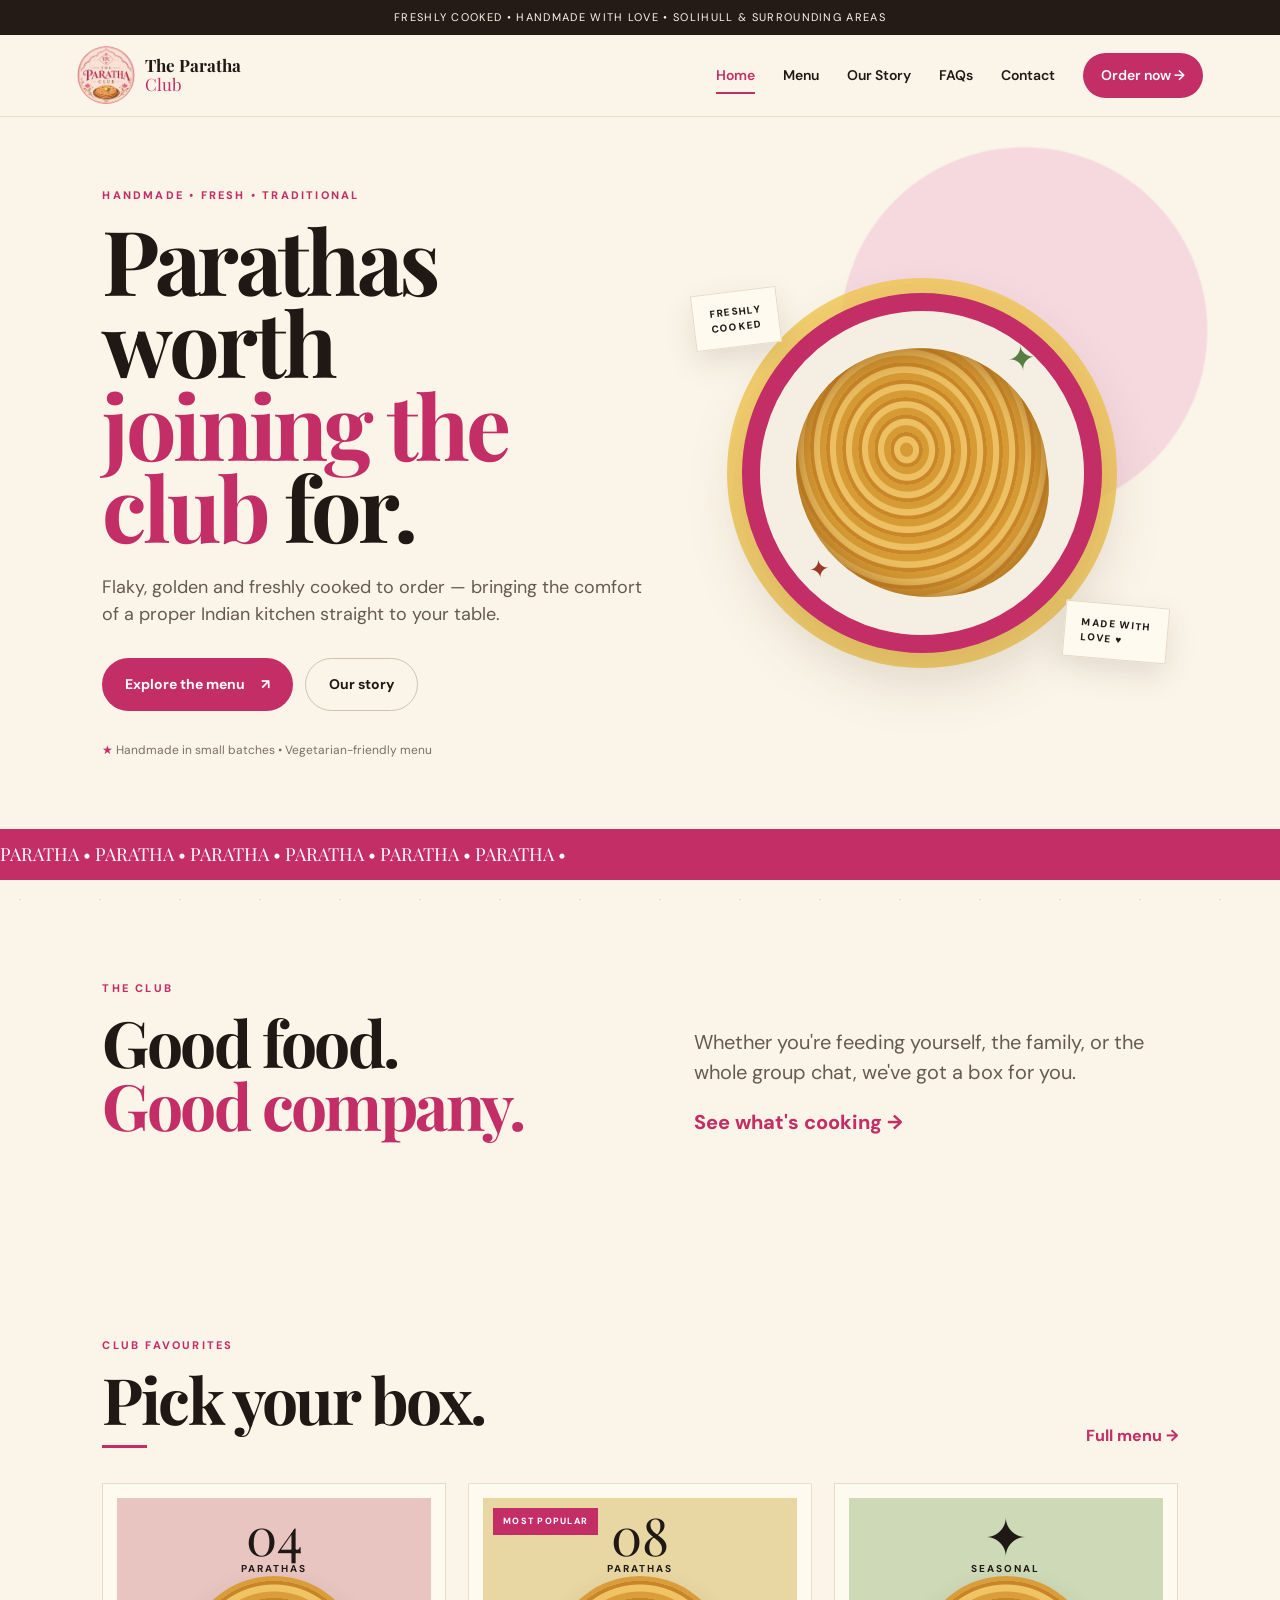
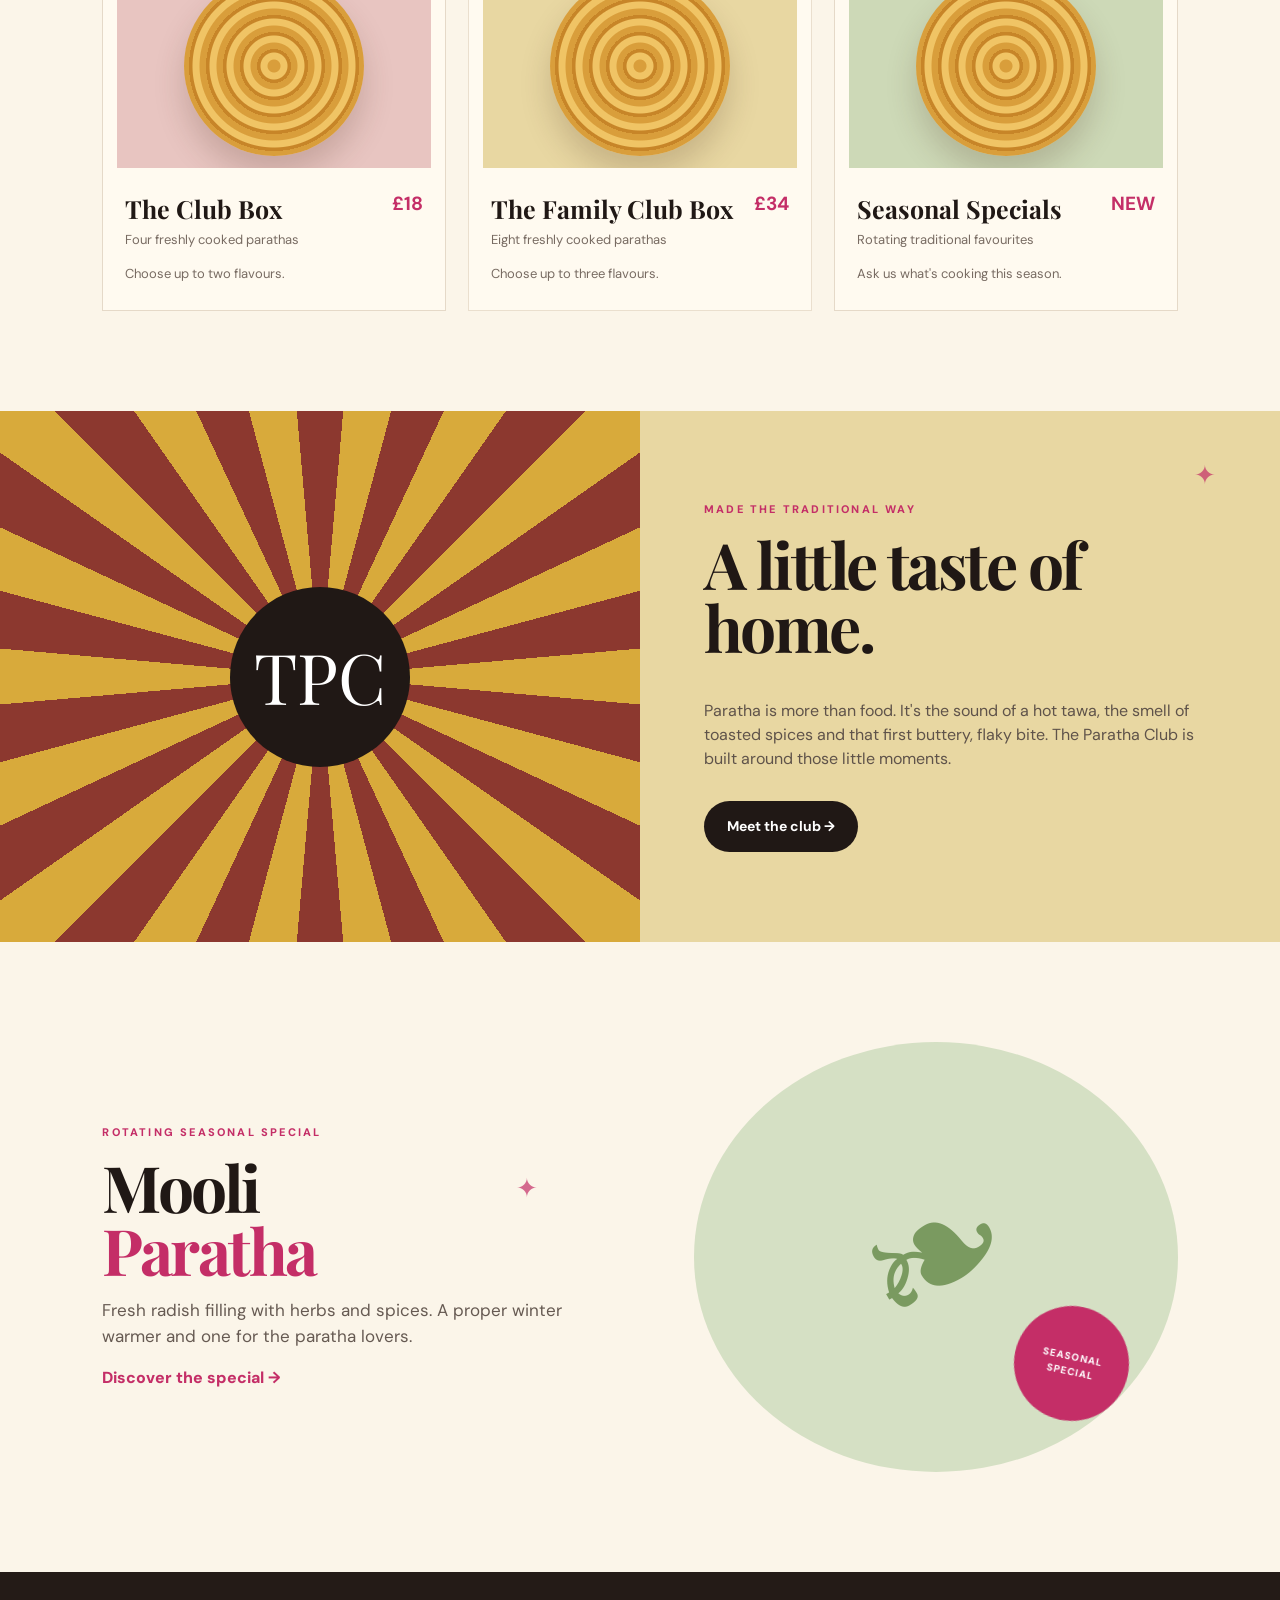
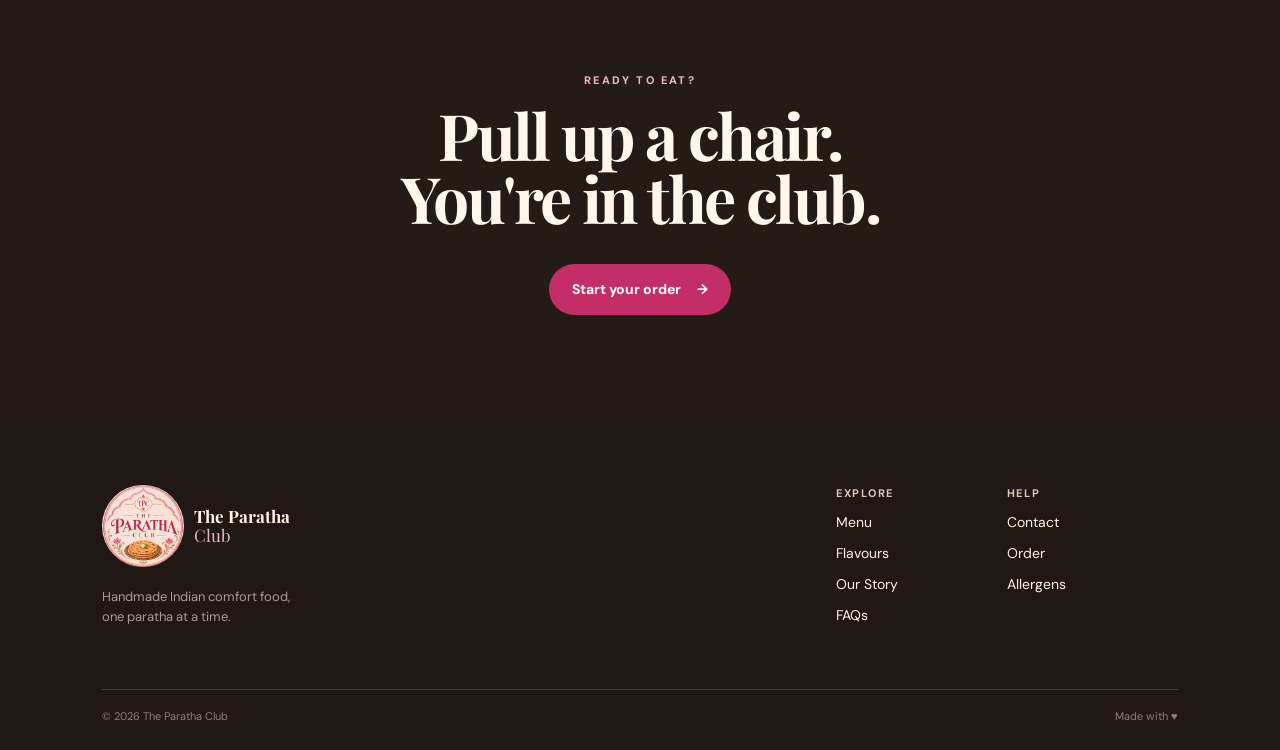
<file: index.html>
<!doctype html>
<html lang="en">
<head>
  <meta charset="utf-8">
  <meta name="viewport" content="width=device-width,initial-scale=1">
  <title>The Paratha Club | Handmade Indian Parathas</title>
  <meta name="description" content="The Paratha Club — freshly cooked, handmade Indian parathas made with love.">
  <link rel="preconnect" href="https://fonts.googleapis.com">
  <link rel="preconnect" href="https://fonts.gstatic.com" crossorigin>
  <link href="https://fonts.googleapis.com/css2?family=DM+Sans:wght@400;500;600;700&family=Playfair+Display:wght@600;700;800&display=swap" rel="stylesheet">
  <link rel="icon" type="image/png" href="assets/tpc-logo.png"><link rel="stylesheet" href="css/style.css">
</head>
<body>
  <div class="announcement">Freshly cooked • Handmade with love • Solihull & surrounding areas</div>
  <header class="site-header">
    <a class="brand" href="index.html" aria-label="The Paratha Club home"><img class="brand-logo" src="assets/tpc-logo.png" alt="The Paratha Club logo"><span><strong>The Paratha</strong><em>Club</em></span></a>
    <button class="nav-toggle" aria-label="Open menu">☰</button>
    <nav>
      <a class="active" href="index.html">Home</a>
      <a href="menu.html">Menu</a>
      <a href="about.html">Our Story</a>
      <a href="faq.html">FAQs</a>
      <a href="contact.html">Contact</a>
      <a class="nav-order" href="order.html">Order now <span>→</span></a>
    </nav>
  </header>

  <main>
    <section class="hero">
      <div class="hero-copy">
        <p class="eyebrow">HANDMADE • FRESH • TRADITIONAL</p>
        <h1>Parathas worth<br><span>joining the club</span> for.</h1>
        <p class="hero-text">Flaky, golden and freshly cooked to order — bringing the comfort of a proper Indian kitchen straight to your table.</p>
        <div class="hero-actions">
          <a class="btn btn-primary" href="menu.html">Explore the menu <span>↗</span></a>
          <a class="btn btn-ghost" href="about.html">Our story</a>
        </div>
        <div class="trust-row"><span>★</span> Handmade in small batches <span>•</span> Vegetarian-friendly menu</div>
      </div>
      <div class="hero-art">
        <div class="sun"></div>
        <div class="dish">
          <div class="paratha"></div>
          <div class="mint">✦</div><div class="spice">✦</div>
        </div>
        <div class="art-tag tag-one">FRESHLY<br>COOKED</div>
        <div class="art-tag tag-two">MADE WITH<br>LOVE ♥</div>
      </div>
    </section>

    <section class="ticker"><div>PARATHA • PARATHA • PARATHA • PARATHA • PARATHA • PARATHA •</div></section>

    <section class="section intro">
      <div><p class="eyebrow">THE CLUB</p><h2>Good food.<br><span>Good company.</span></h2></div>
      <div class="intro-copy"><p>Whether you're feeding yourself, the family, or the whole group chat, we've got a box for you.</p><a class="text-link" href="menu.html">See what's cooking <span>→</span></a></div>
    </section>

    <section class="section boxes">
      <div class="section-heading"><div><p class="eyebrow">CLUB FAVOURITES</p><h2>Pick your box.</h2></div><a class="text-link" href="menu.html">Full menu →</a></div>
      <div class="card-grid">
        <article class="food-card">
          <div class="food-visual visual-1"><span>04</span><b>PARATHAS</b></div>
          <div class="food-info"><div><h3>The Club Box</h3><p>Four freshly cooked parathas</p></div><strong>£18</strong></div>
          <p class="card-note">Choose up to two flavours.</p>
        </article>
        <article class="food-card featured-card">
          <div class="popular">MOST POPULAR</div>
          <div class="food-visual visual-2"><span>08</span><b>PARATHAS</b></div>
          <div class="food-info"><div><h3>The Family Club Box</h3><p>Eight freshly cooked parathas</p></div><strong>£34</strong></div>
          <p class="card-note">Choose up to three flavours.</p>
        </article>
        <article class="food-card">
          <div class="food-visual visual-3"><span>✦</span><b>SEASONAL</b></div>
          <div class="food-info"><div><h3>Seasonal Specials</h3><p>Rotating traditional favourites</p></div><strong>NEW</strong></div>
          <p class="card-note">Ask us what's cooking this season.</p>
        </article>
      </div>
    </section>

    <section class="section story-band">
      <div class="story-image"><span>TPC</span></div>
      <div class="story-copy"><p class="eyebrow">MADE THE TRADITIONAL WAY</p><h2>A little taste of home.</h2><p>Paratha is more than food. It's the sound of a hot tawa, the smell of toasted spices and that first buttery, flaky bite. The Paratha Club is built around those little moments.</p><a class="btn btn-dark" href="about.html">Meet the club →</a></div>
    </section>

    <section class="section special">
      <div class="special-copy"><p class="eyebrow">ROTATING SEASONAL SPECIAL</p><h2>Mooli<br><span>Paratha</span></h2><p>Fresh radish filling with herbs and spices. A proper winter warmer and one for the paratha lovers.</p><a href="menu.html" class="text-link">Discover the special →</a></div>
      <div class="special-art"><div class="leaf">❧</div><div class="round-label">SEASONAL<br>SPECIAL</div></div>
    </section>

    <section class="section cta">
      <p class="eyebrow">READY TO EAT?</p><h2>Pull up a chair.<br>You're in the club.</h2><a class="btn btn-primary" href="order.html">Start your order <span>→</span></a>
    </section>
  </main>

  <footer class="footer">
    <div class="footer-brand"><a class="brand" href="index.html" aria-label="The Paratha Club home"><img class="brand-logo" src="assets/tpc-logo.png" alt="The Paratha Club logo"><span><strong>The Paratha</strong><em>Club</em></span></a><p>Handmade Indian comfort food,<br>one paratha at a time.</p></div>
    <div class="footer-links"><div><b>Explore</b><a href="menu.html">Menu</a><a href="flavours.html">Flavours</a><a href="about.html">Our Story</a><a href="faq.html">FAQs</a></div><div><b>Help</b><a href="contact.html">Contact</a><a href="order.html">Order</a><a href="contact.html">Allergens</a></div></div>
    <div class="footer-bottom"><span>© 2026 The Paratha Club</span><span>Made with ♥</span></div>
  </footer>
  <script src="js/main.js"></script>
</body>
</html>
</file>
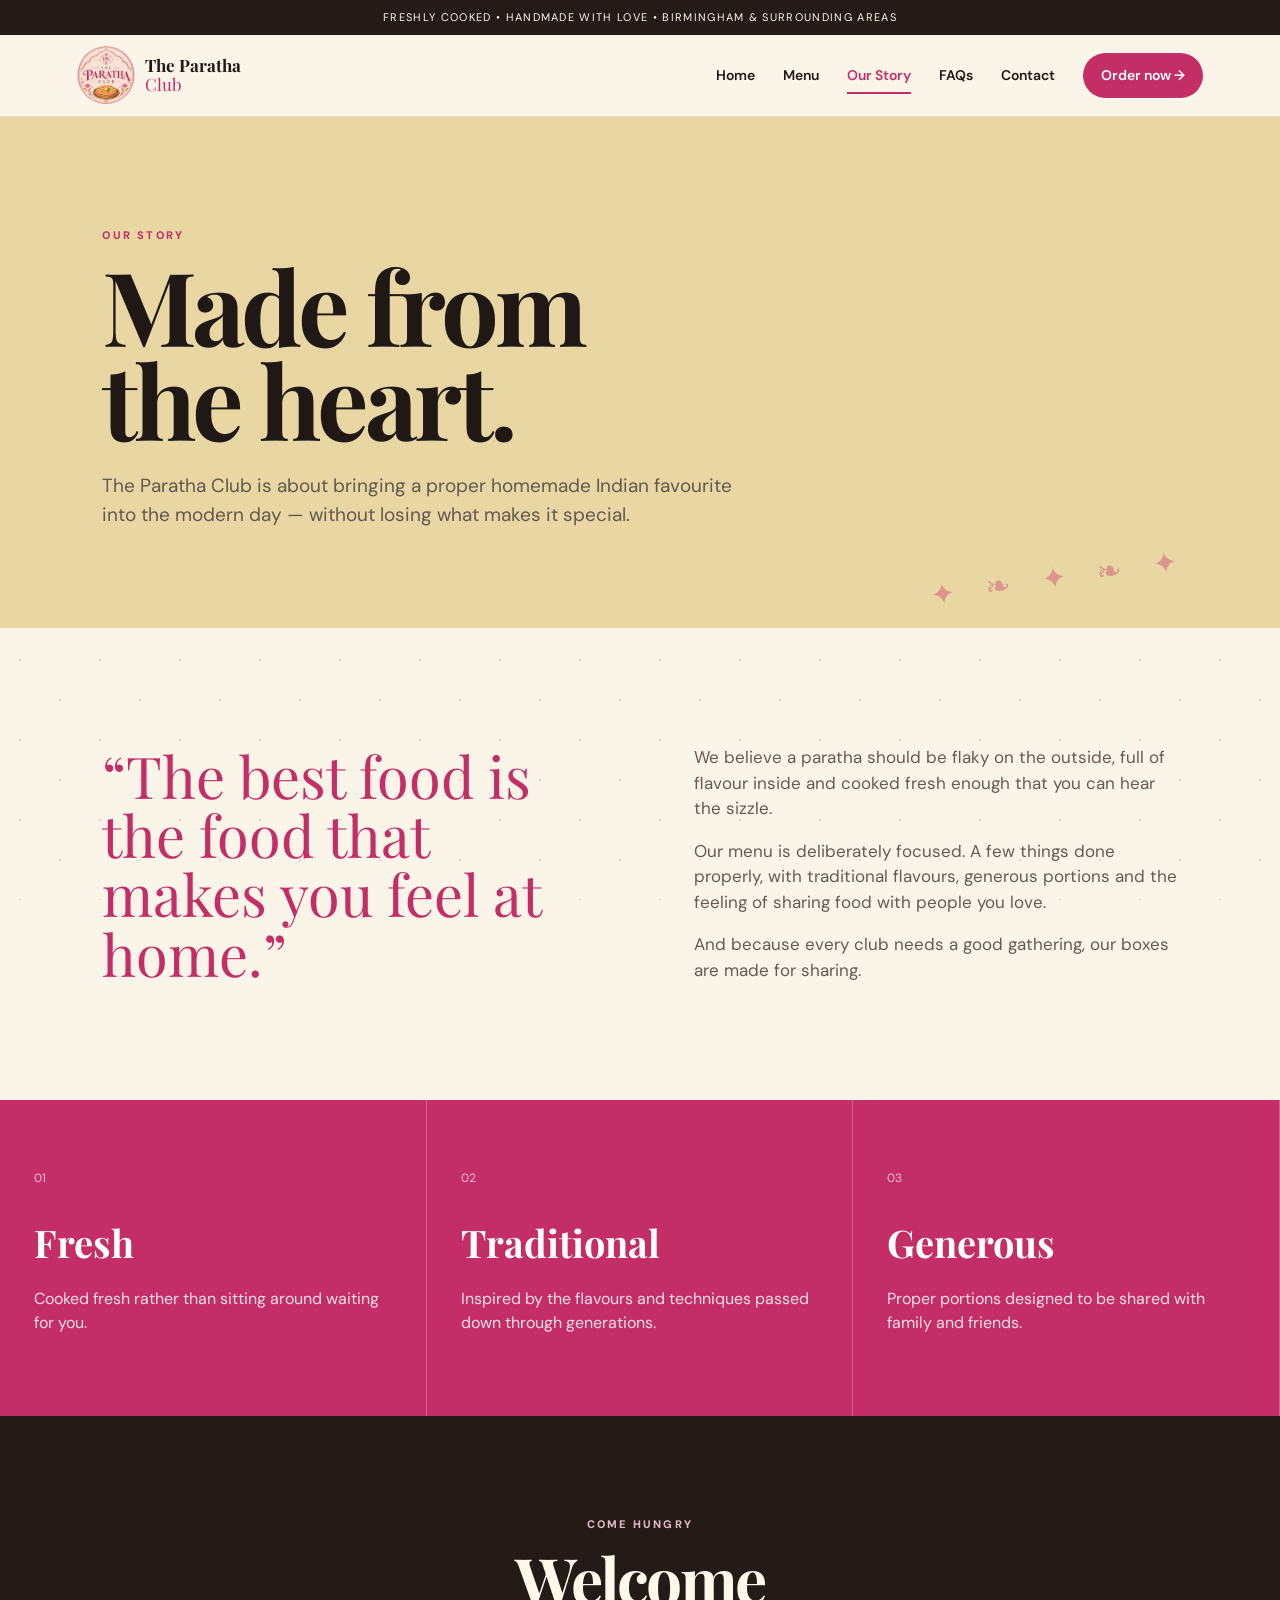
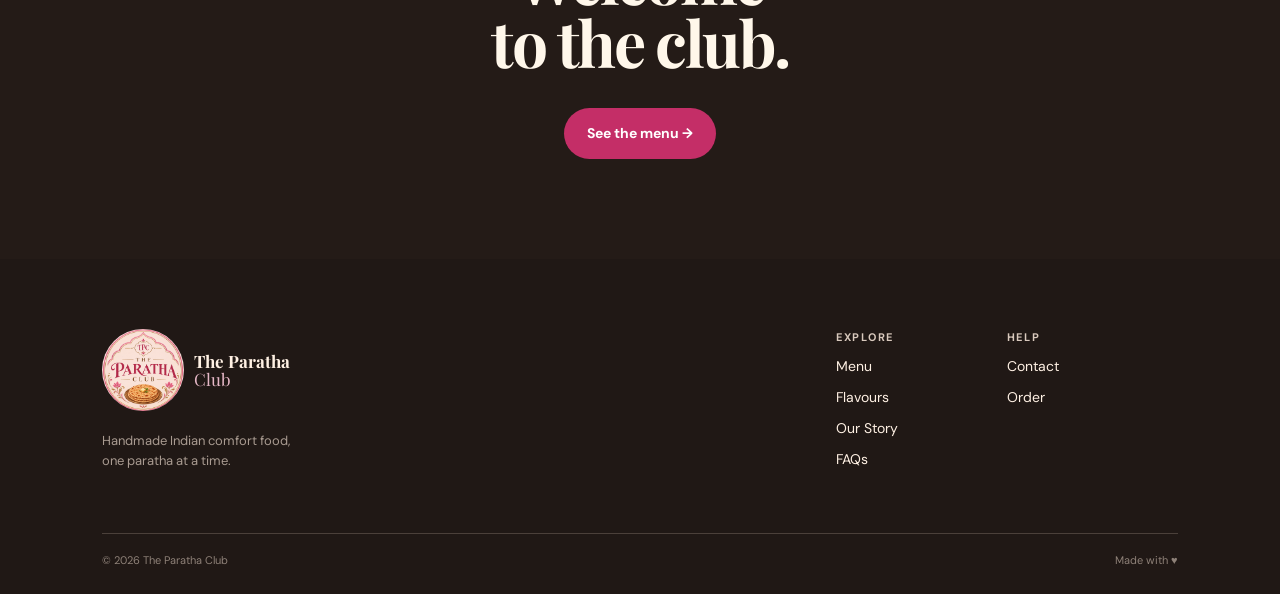
<file: about.html>
<!doctype html>
<html lang="en"><head><meta charset="utf-8"><meta name="viewport" content="width=device-width,initial-scale=1"><title>Our Story | The Paratha Club</title><link rel="preconnect" href="https://fonts.googleapis.com"><link rel="preconnect" href="https://fonts.gstatic.com" crossorigin><link href="https://fonts.googleapis.com/css2?family=DM+Sans:wght@400;500;600;700&family=Playfair+Display:wght@600;700;800&display=swap" rel="stylesheet"><link rel="icon" type="image/png" href="assets/tpc-logo.png"><link rel="stylesheet" href="css/style.css"></head>
<body><div class="announcement">Freshly cooked • Handmade with love • Birmingham & surrounding areas</div><header class="site-header"><a class="brand" href="index.html" aria-label="The Paratha Club home"><img class="brand-logo" src="assets/tpc-logo.png" alt="The Paratha Club logo"><span><strong>The Paratha</strong><em>Club</em></span></a><button class="nav-toggle" aria-label="Open menu" aria-expanded="false">☰</button><nav><a href="index.html">Home</a><a href="menu.html">Menu</a><a class="active" href="about.html">Our Story</a><a href="faq.html">FAQs</a><a href="contact.html">Contact</a><a class="nav-order" href="order.html">Order now <span>→</span></a></nav></header>
<main><section class="page-hero"><p class="eyebrow">OUR STORY</p><h1>Made from<br>the heart.</h1><p>The Paratha Club is about bringing a proper homemade Indian favourite into the modern day — without losing what makes it special.</p></section>
<section class="section about-split"><div class="big-quote">“The best food is the food that makes you feel at home.”</div><div><p>We believe a paratha should be flaky on the outside, full of flavour inside and cooked fresh enough that you can hear the sizzle.</p><p>Our menu is deliberately focused. A few things done properly, with traditional flavours, generous portions and the feeling of sharing food with people you love.</p><p>And because every club needs a good gathering, our boxes are made for sharing.</p></div></section>
<section class="values"><div><span>01</span><h3>Fresh</h3><p>Cooked fresh rather than sitting around waiting for you.</p></div><div><span>02</span><h3>Traditional</h3><p>Inspired by the flavours and techniques passed down through generations.</p></div><div><span>03</span><h3>Generous</h3><p>Proper portions designed to be shared with family and friends.</p></div></section>
<section class="section cta"><p class="eyebrow">COME HUNGRY</p><h2>Welcome<br>to the club.</h2><a class="btn btn-primary" href="menu.html">See the menu →</a></section></main>
<footer class="footer"><div class="footer-brand"><a class="brand" href="index.html" aria-label="The Paratha Club home"><img class="brand-logo" src="assets/tpc-logo.png" alt="The Paratha Club logo"><span><strong>The Paratha</strong><em>Club</em></span></a><p>Handmade Indian comfort food,<br>one paratha at a time.</p></div><div class="footer-links"><div><b>Explore</b><a href="menu.html">Menu</a><a href="flavours.html">Flavours</a><a href="about.html">Our Story</a><a href="faq.html">FAQs</a></div><div><b>Help</b><a href="contact.html">Contact</a><a href="order.html">Order</a></div></div><div class="footer-bottom"><span>© 2026 The Paratha Club</span><span>Made with ♥</span></div></footer><script src="js/main.js"></script></body></html>
</file>
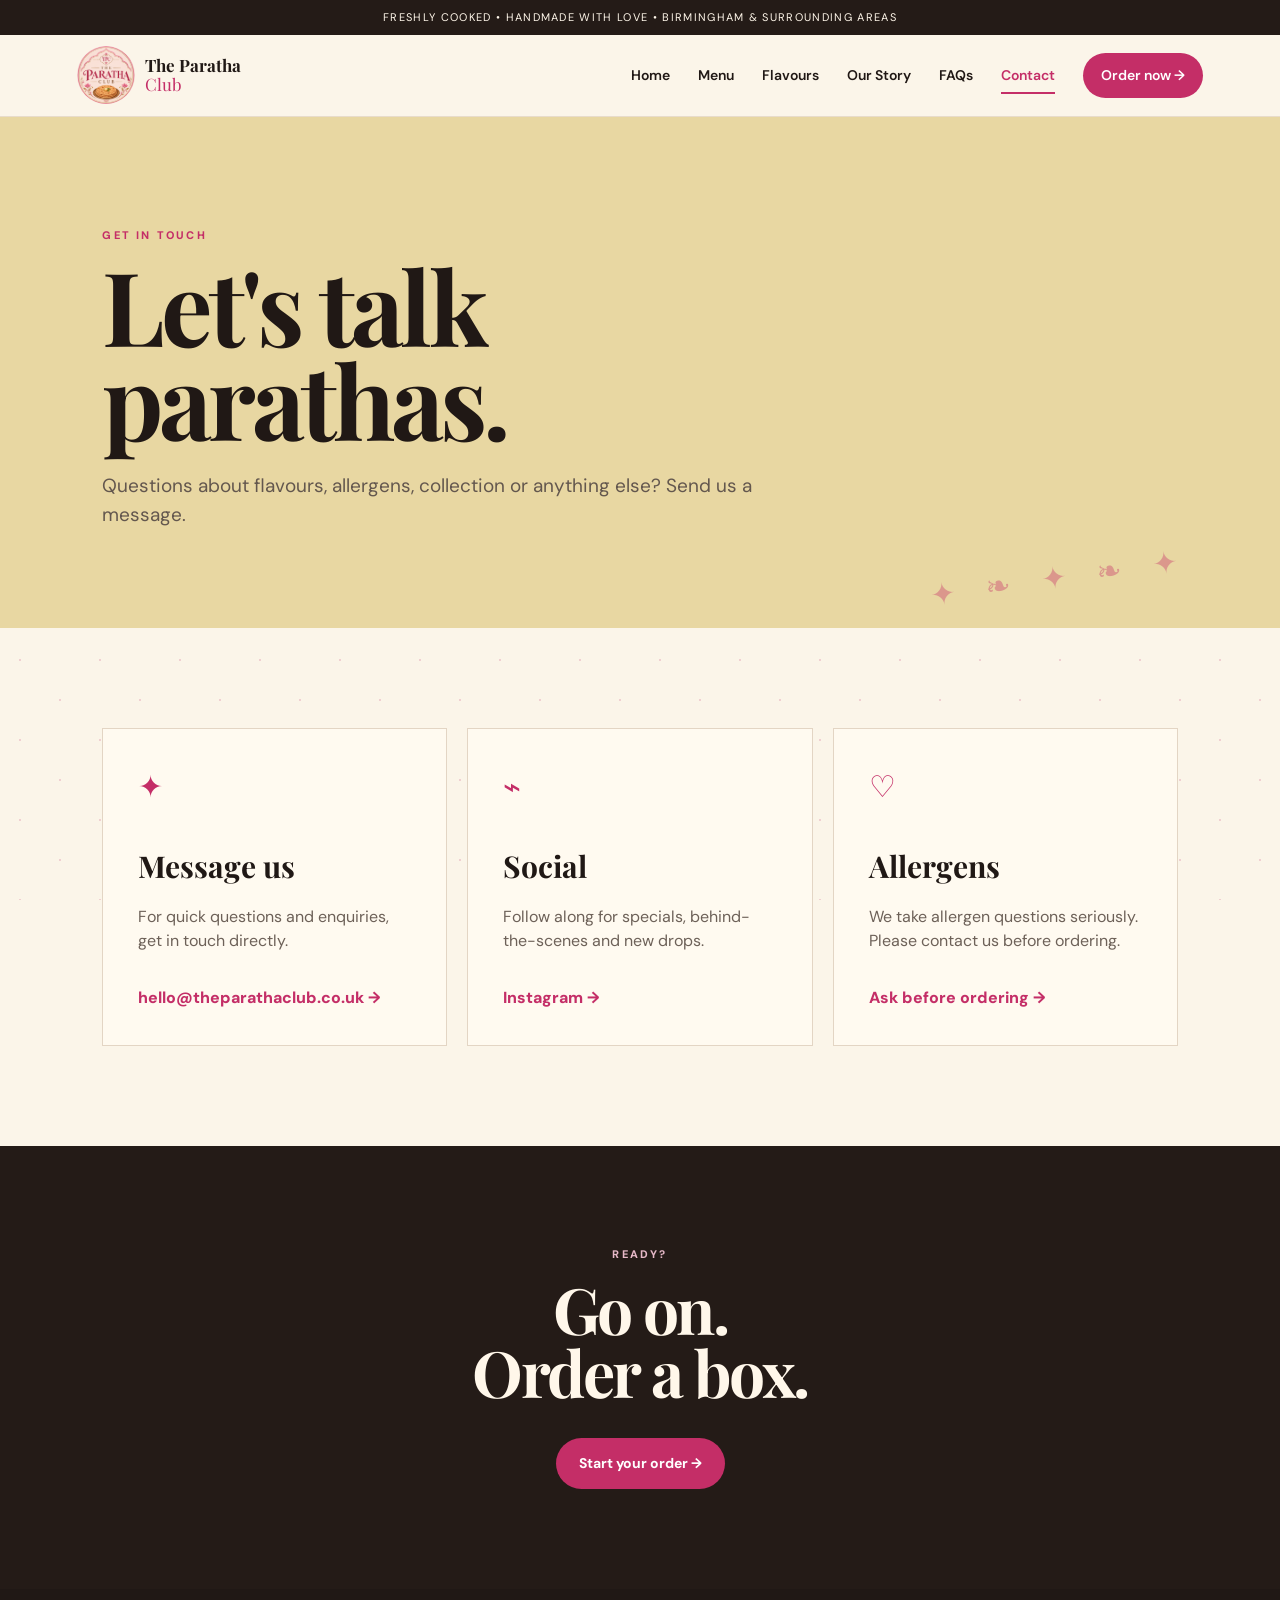
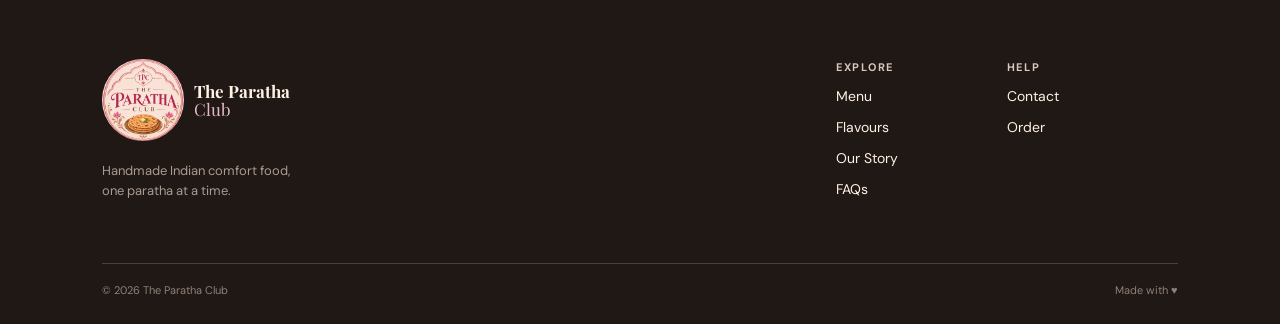
<file: contact.html>
<!doctype html>
<html lang="en"><head><meta charset="utf-8"><meta name="viewport" content="width=device-width,initial-scale=1"><title>Contact | The Paratha Club</title><link rel="preconnect" href="https://fonts.googleapis.com"><link rel="preconnect" href="https://fonts.gstatic.com" crossorigin><link href="https://fonts.googleapis.com/css2?family=DM+Sans:wght@400;500;600;700&family=Playfair+Display:wght@600;700;800&display=swap" rel="stylesheet"><link rel="icon" type="image/png" href="assets/tpc-logo.png"><link rel="stylesheet" href="css/style.css"></head>
<body><div class="announcement">Freshly cooked • Handmade with love • Birmingham & surrounding areas</div><header class="site-header"><a class="brand" href="index.html" aria-label="The Paratha Club home"><img class="brand-logo" src="assets/tpc-logo.png" alt="The Paratha Club logo"><span><strong>The Paratha</strong><em>Club</em></span></a><button class="nav-toggle" aria-label="Open menu" aria-expanded="false">☰</button><nav><a href="index.html">Home</a><a href="menu.html">Menu</a><a href="flavours.html">Flavours</a><a href="about.html">Our Story</a><a href="faq.html">FAQs</a><a class="active" href="contact.html">Contact</a><a class="nav-order" href="order.html">Order now <span>→</span></a></nav></header>
<main><section class="page-hero"><p class="eyebrow">GET IN TOUCH</p><h1>Let's talk<br>parathas.</h1><p>Questions about flavours, allergens, collection or anything else? Send us a message.</p></section>
<section class="section contact-grid"><div class="contact-card"><span class="contact-icon">✦</span><h3>Message us</h3><p>For quick questions and enquiries, get in touch directly.</p><a class="text-link" href="mailto:hello@theparathaclub.co.uk">hello@theparathaclub.co.uk →</a></div><div class="contact-card"><span class="contact-icon">⌁</span><h3>Social</h3><p>Follow along for specials, behind-the-scenes and new drops.</p><a class="text-link" href="#">Instagram →</a></div><div class="contact-card"><span class="contact-icon">♡</span><h3>Allergens</h3><p>We take allergen questions seriously. Please contact us before ordering.</p><a class="text-link" href="mailto:hello@theparathaclub.co.uk">Ask before ordering →</a></div></section>
<section class="section cta"><p class="eyebrow">READY?</p><h2>Go on.<br>Order a box.</h2><a class="btn btn-primary" href="order.html">Start your order →</a></section></main>
<footer class="footer"><div class="footer-brand"><a class="brand" href="index.html" aria-label="The Paratha Club home"><img class="brand-logo" src="assets/tpc-logo.png" alt="The Paratha Club logo"><span><strong>The Paratha</strong><em>Club</em></span></a><p>Handmade Indian comfort food,<br>one paratha at a time.</p></div><div class="footer-links"><div><b>Explore</b><a href="menu.html">Menu</a><a href="flavours.html">Flavours</a><a href="about.html">Our Story</a><a href="faq.html">FAQs</a></div><div><b>Help</b><a href="contact.html">Contact</a><a href="order.html">Order</a></div></div><div class="footer-bottom"><span>© 2026 The Paratha Club</span><span>Made with ♥</span></div></footer><script src="js/main.js"></script></body></html>
</file>
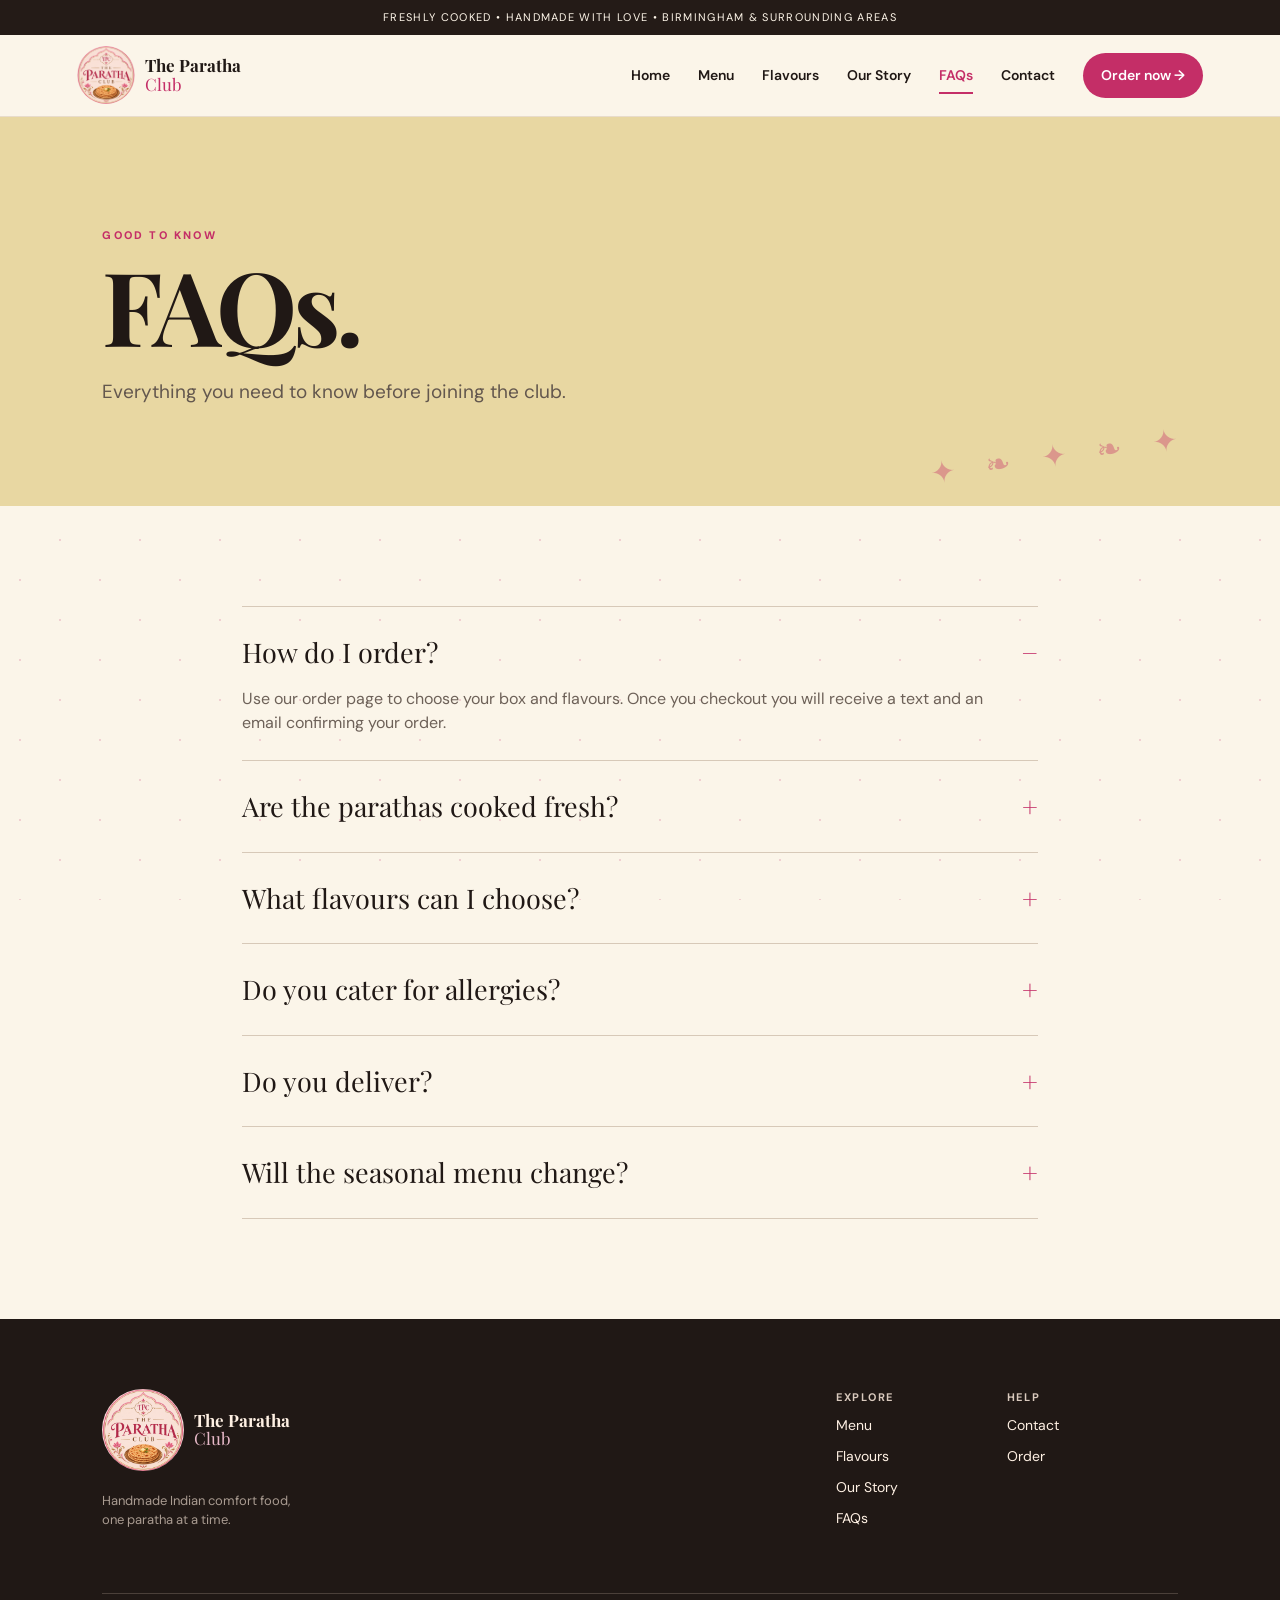
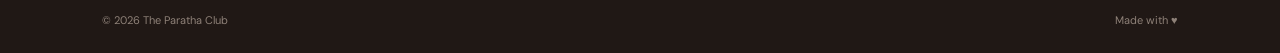
<file: faq.html>
<!doctype html>
<html lang="en"><head><meta charset="utf-8"><meta name="viewport" content="width=device-width,initial-scale=1"><title>FAQs | The Paratha Club</title><link rel="preconnect" href="https://fonts.googleapis.com"><link rel="preconnect" href="https://fonts.gstatic.com" crossorigin><link href="https://fonts.googleapis.com/css2?family=DM+Sans:wght@400;500;600;700&family=Playfair+Display:wght@600;700;800&display=swap" rel="stylesheet"><link rel="icon" type="image/png" href="assets/tpc-logo.png"><link rel="stylesheet" href="css/style.css"></head>
<body><div class="announcement">Freshly cooked • Handmade with love • Birmingham & surrounding areas</div><header class="site-header"><a class="brand" href="index.html" aria-label="The Paratha Club home"><img class="brand-logo" src="assets/tpc-logo.png" alt="The Paratha Club logo"><span><strong>The Paratha</strong><em>Club</em></span></a><button class="nav-toggle" aria-label="Open menu" aria-expanded="false">☰</button><nav><a href="index.html">Home</a><a href="menu.html">Menu</a><a href="flavours.html">Flavours</a><a href="about.html">Our Story</a><a class="active" href="faq.html">FAQs</a><a href="contact.html">Contact</a><a class="nav-order" href="order.html">Order now <span>→</span></a></nav></header>
<main><section class="page-hero"><p class="eyebrow">GOOD TO KNOW</p><h1>FAQs.</h1><p>Everything you need to know before joining the club.</p></section>
<section class="section faq-list">
<details open><summary>How do I order?</summary><p>Use our order page to choose your box and flavours. Once you checkout you will receive a text and an email confirming your order.</p></details>
<details><summary>Are the parathas cooked fresh?</summary><p>Yes. Our aim is to prepare and cook your parathas fresh so they arrive ready to enjoy.</p></details>
<details><summary>What flavours can I choose?</summary><p>Our available flavours will be shown during ordering. Club Box customers can choose up to two flavours, while Family Club Box customers can choose up to three.</p></details>
<details><summary>Do you cater for allergies?</summary><p>We prepare food in a domestic kitchen where multiple allergens are handled. Please contact us before ordering if you have a food allergy. We may be unable to safely accommodate severe allergies.</p></details>
<details><summary>Do you deliver?</summary><p>Delivery and collection details will be confirmed when the ordering area is finalised.</p></details>
<details><summary>Will the seasonal menu change?</summary><p>Yes. Seasonal specials are intended to rotate, giving us room to bring in traditional favourites throughout the year.</p></details>
</section></main>
<footer class="footer"><div class="footer-brand"><a class="brand" href="index.html" aria-label="The Paratha Club home"><img class="brand-logo" src="assets/tpc-logo.png" alt="The Paratha Club logo"><span><strong>The Paratha</strong><em>Club</em></span></a><p>Handmade Indian comfort food,<br>one paratha at a time.</p></div><div class="footer-links"><div><b>Explore</b><a href="menu.html">Menu</a><a href="flavours.html">Flavours</a><a href="about.html">Our Story</a><a href="faq.html">FAQs</a></div><div><b>Help</b><a href="contact.html">Contact</a><a href="order.html">Order</a></div></div><div class="footer-bottom"><span>© 2026 The Paratha Club</span><span>Made with ♥</span></div></footer><script src="js/main.js"></script></body></html>
</file>
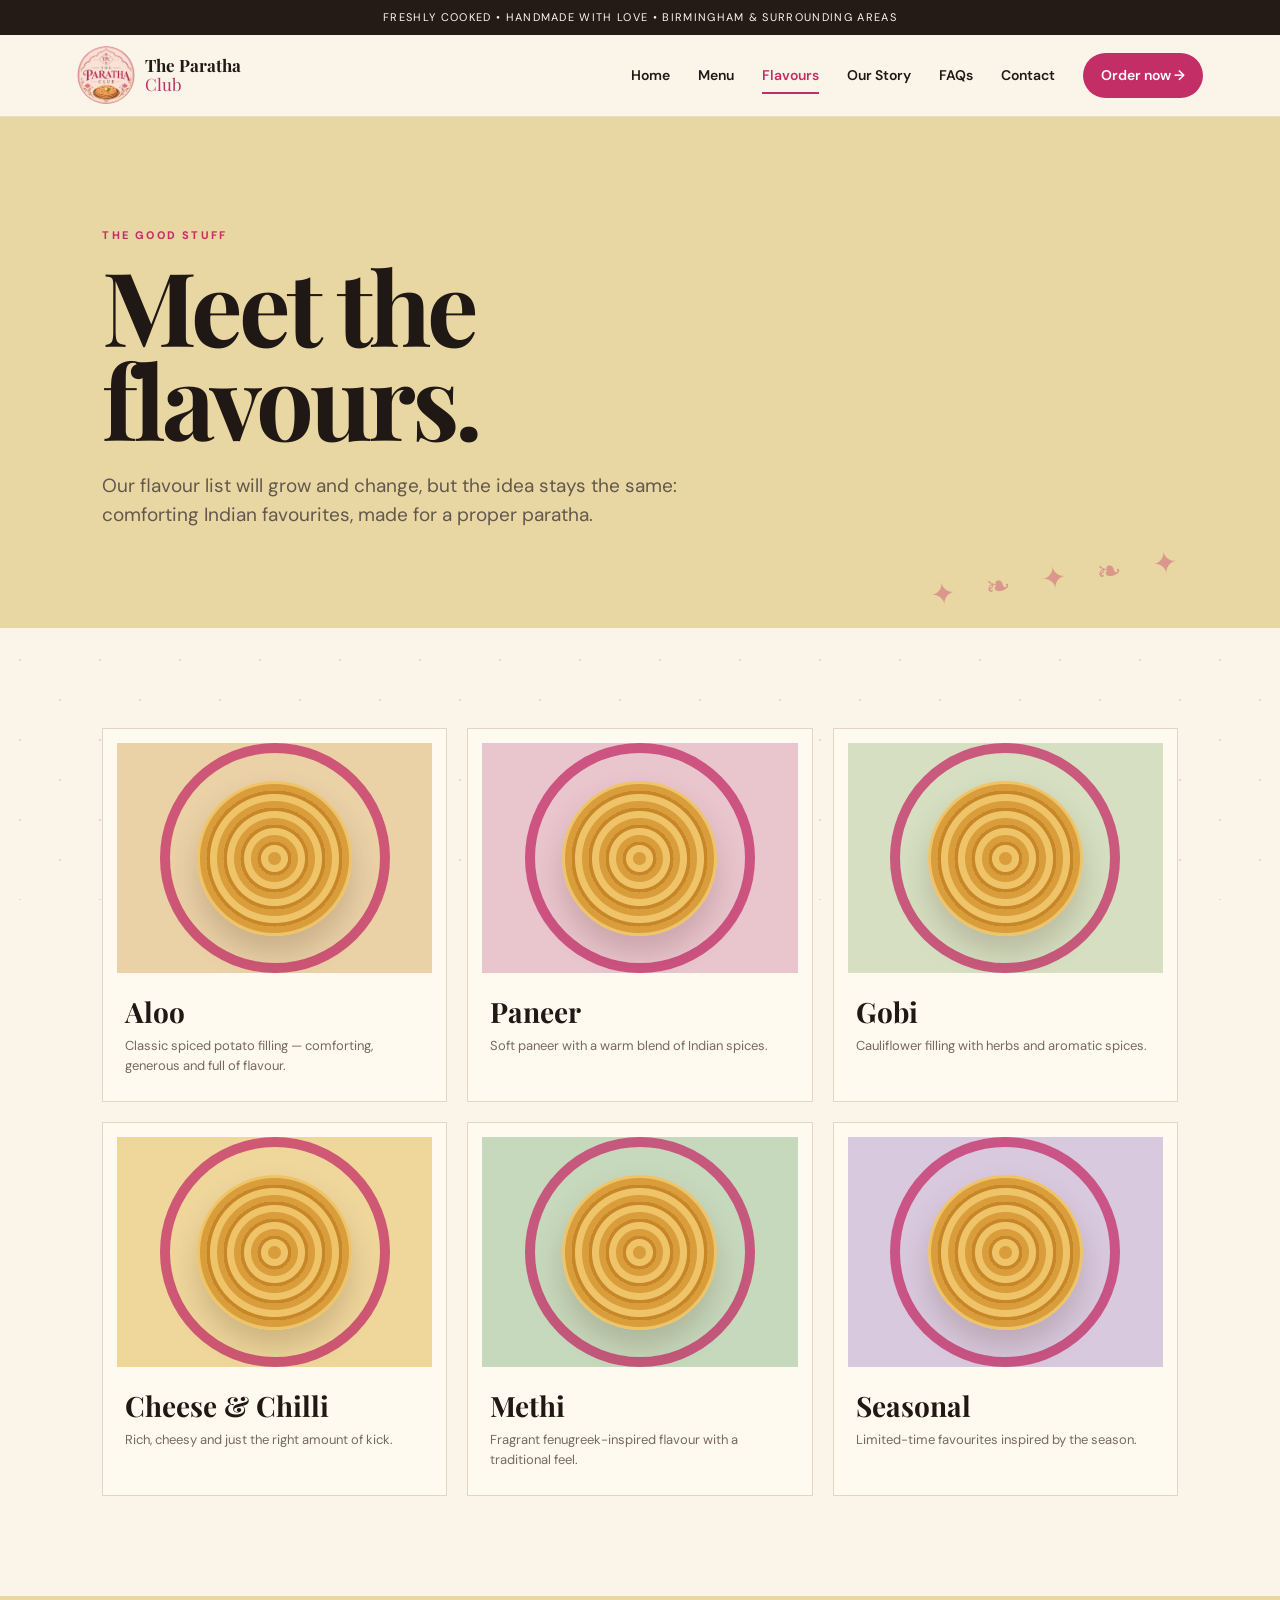
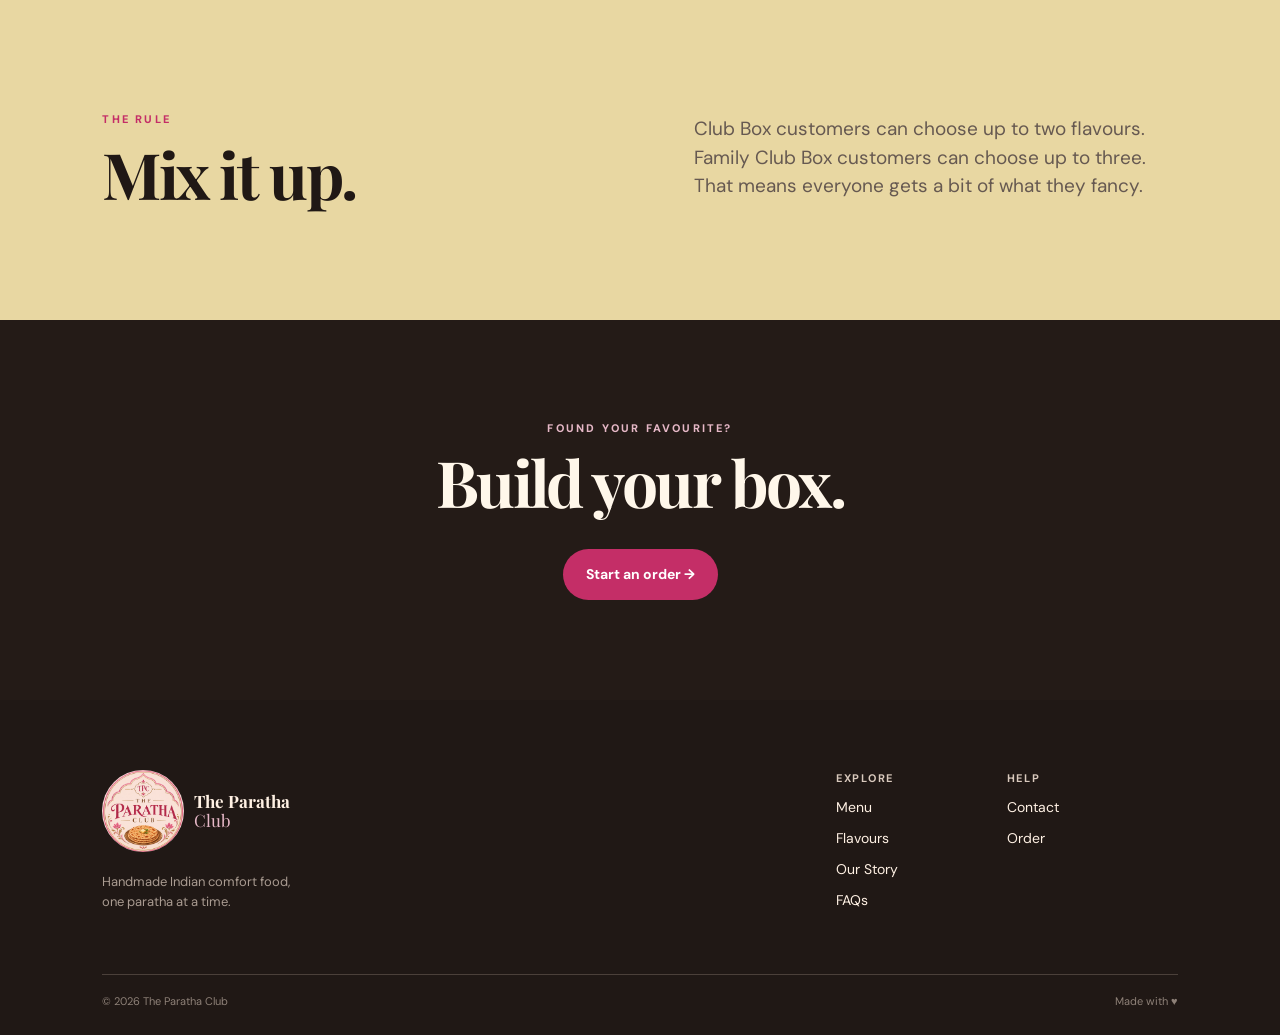
<file: flavours.html>
<!doctype html>
<html lang="en"><head>
<meta charset="utf-8"><meta name="viewport" content="width=device-width,initial-scale=1">
<title>Flavours | The Paratha Club</title>
<link rel="preconnect" href="https://fonts.googleapis.com"><link rel="preconnect" href="https://fonts.gstatic.com" crossorigin>
<link href="https://fonts.googleapis.com/css2?family=DM+Sans:wght@400;500;600;700&family=Playfair+Display:wght@600;700;800&display=swap" rel="stylesheet">
<link rel="icon" type="image/png" href="assets/tpc-logo.png"><link rel="stylesheet" href="css/style.css"></head>
<body>
<div class="announcement">Freshly cooked • Handmade with love • Birmingham & surrounding areas</div>
<header class="site-header"><a class="brand" href="index.html" aria-label="The Paratha Club home"><img class="brand-logo" src="assets/tpc-logo.png" alt="The Paratha Club logo"><span><strong>The Paratha</strong><em>Club</em></span></a><button class="nav-toggle" aria-label="Open menu" aria-expanded="false">☰</button>
<nav><a href="index.html">Home</a><a href="menu.html">Menu</a><a class="active" href="flavours.html">Flavours</a><a href="about.html">Our Story</a><a href="faq.html">FAQs</a><a href="contact.html">Contact</a><a class="nav-order" href="order.html">Order now <span>→</span></a></nav></header>
<main>
<section class="page-hero"><p class="eyebrow">THE GOOD STUFF</p><h1>Meet the<br>flavours.</h1><p>Our flavour list will grow and change, but the idea stays the same: comforting Indian favourites, made for a proper paratha.</p></section>
<section class="section flavour-showcase">
<div class="flavour-card"><div class="flavour-art art-aloo">01</div><h3>Aloo</h3><p>Classic spiced potato filling — comforting, generous and full of flavour.</p></div>
<div class="flavour-card"><div class="flavour-art art-paneer">02</div><h3>Paneer</h3><p>Soft paneer with a warm blend of Indian spices.</p></div>
<div class="flavour-card"><div class="flavour-art art-gobi">03</div><h3>Gobi</h3><p>Cauliflower filling with herbs and aromatic spices.</p></div>
<div class="flavour-card"><div class="flavour-art art-cheese">04</div><h3>Cheese & Chilli</h3><p>Rich, cheesy and just the right amount of kick.</p></div>
<div class="flavour-card"><div class="flavour-art art-methi">05</div><h3>Methi</h3><p>Fragrant fenugreek-inspired flavour with a traditional feel.</p></div>
<div class="flavour-card"><div class="flavour-art art-seasonal">✦</div><h3>Seasonal</h3><p>Limited-time favourites inspired by the season.</p></div>
</section>
<section class="section note-band"><div><p class="eyebrow">THE RULE</p><h2>Mix it up.</h2></div><p>Club Box customers can choose up to two flavours. Family Club Box customers can choose up to three. That means everyone gets a bit of what they fancy.</p></section>
<section class="section cta"><p class="eyebrow">FOUND YOUR FAVOURITE?</p><h2>Build your box.</h2><a class="btn btn-primary" href="order.html">Start an order →</a></section>
</main>
<footer class="footer"><div class="footer-brand"><a class="brand" href="index.html" aria-label="The Paratha Club home"><img class="brand-logo" src="assets/tpc-logo.png" alt="The Paratha Club logo"><span><strong>The Paratha</strong><em>Club</em></span></a><p>Handmade Indian comfort food,<br>one paratha at a time.</p></div>
<div class="footer-links"><div><b>Explore</b><a href="menu.html">Menu</a><a href="flavours.html">Flavours</a><a href="about.html">Our Story</a><a href="faq.html">FAQs</a></div><div><b>Help</b><a href="contact.html">Contact</a><a href="order.html">Order</a></div></div>
<div class="footer-bottom"><span>© 2026 The Paratha Club</span><span>Made with ♥</span></div></footer>
<script src="js/main.js"></script></body></html>
</file>
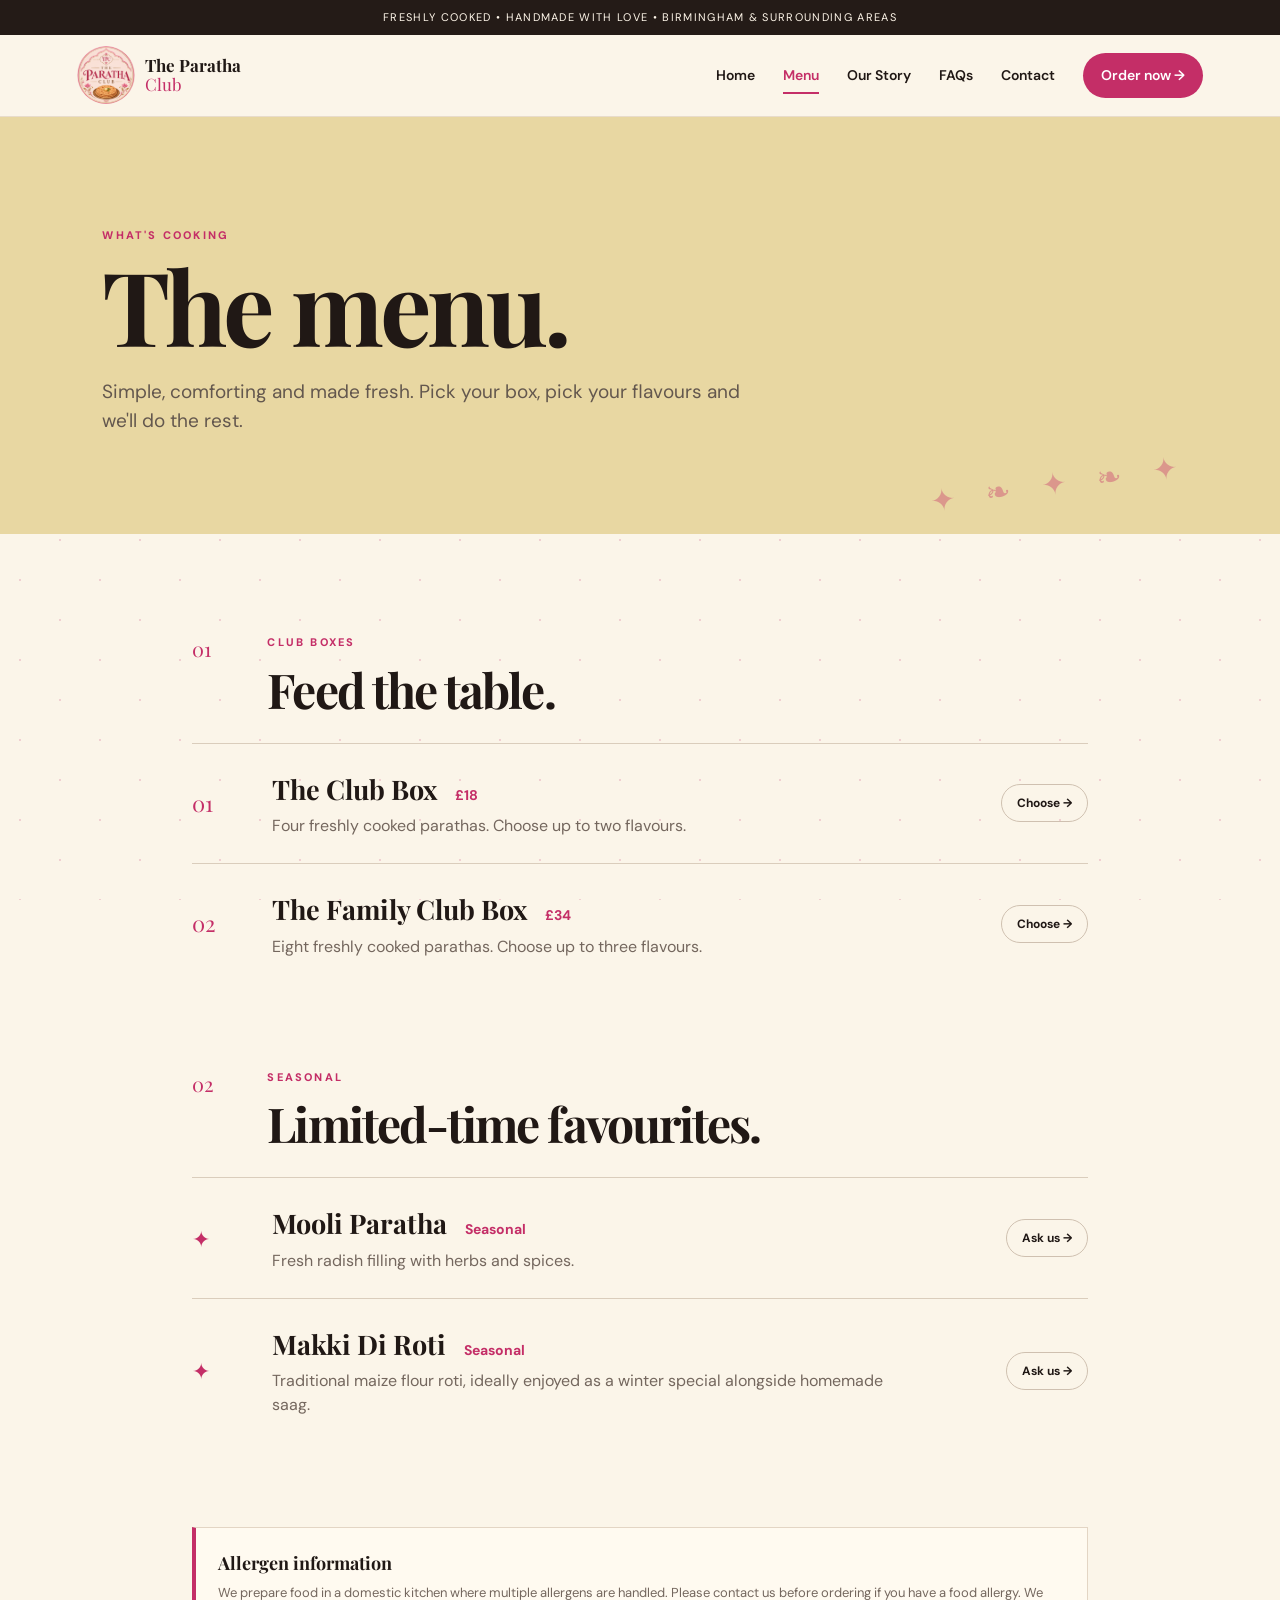
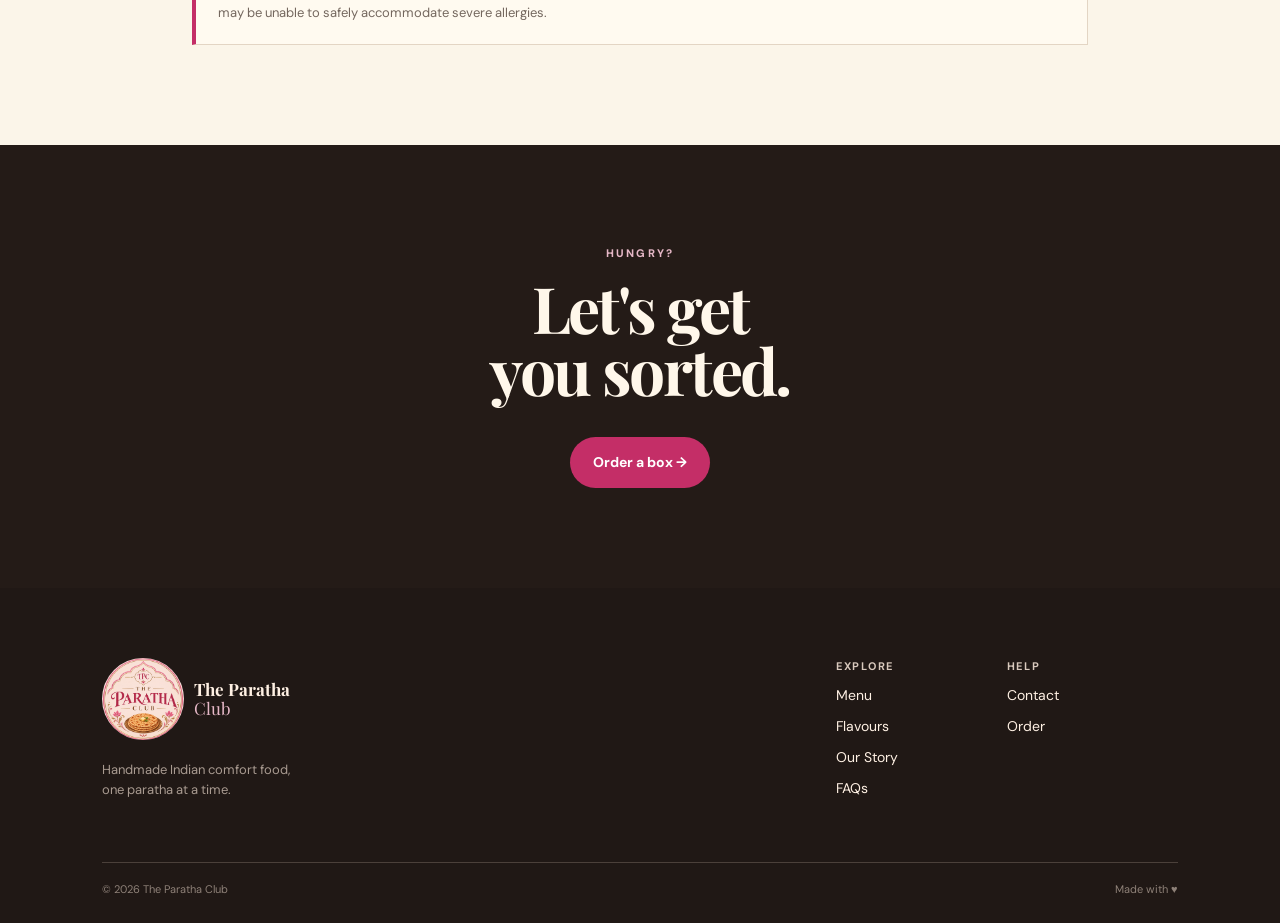
<file: menu.html>
<!doctype html>
<html lang="en"><head><meta charset="utf-8"><meta name="viewport" content="width=device-width,initial-scale=1"><title>Menu | The Paratha Club</title><link rel="preconnect" href="https://fonts.googleapis.com"><link rel="preconnect" href="https://fonts.gstatic.com" crossorigin><link href="https://fonts.googleapis.com/css2?family=DM+Sans:wght@400;500;600;700&family=Playfair+Display:wght@600;700;800&display=swap" rel="stylesheet"><link rel="icon" type="image/png" href="assets/tpc-logo.png"><link rel="stylesheet" href="css/style.css"></head>
<body><div class="announcement">Freshly cooked • Handmade with love • Birmingham & surrounding areas</div><header class="site-header"><a class="brand" href="index.html" aria-label="The Paratha Club home"><img class="brand-logo" src="assets/tpc-logo.png" alt="The Paratha Club logo"><span><strong>The Paratha</strong><em>Club</em></span></a><button class="nav-toggle" aria-label="Open menu" aria-expanded="false">☰</button><nav><a href="index.html">Home</a><a class="active" href="menu.html">Menu</a><a href="about.html">Our Story</a><a href="faq.html">FAQs</a><a href="contact.html">Contact</a><a class="nav-order" href="order.html">Order now <span>→</span></a></nav></header>
<main><section class="page-hero"><p class="eyebrow">WHAT'S COOKING</p><h1>The menu.</h1><p>Simple, comforting and made fresh. Pick your box, pick your flavours and we'll do the rest.</p></section>
<section class="section menu-section"><div class="menu-category"><div class="category-head"><span>01</span><div><p class="eyebrow">CLUB BOXES</p><h2>Feed the table.</h2></div></div>
<div class="menu-item"><div class="menu-number">01</div><div><h3>The Club Box <small>£18</small></h3><p>Four freshly cooked parathas. Choose up to two flavours.</p></div><a class="mini-btn" href="order.html">Choose →</a></div>
<div class="menu-item"><div class="menu-number">02</div><div><h3>The Family Club Box <small>£34</small></h3><p>Eight freshly cooked parathas. Choose up to three flavours.</p></div><a class="mini-btn" href="order.html">Choose →</a></div></div>
<div class="menu-category"><div class="category-head"><span>02</span><div><p class="eyebrow">SEASONAL</p><h2>Limited-time favourites.</h2></div></div>
<div class="menu-item"><div class="menu-number">✦</div><div><h3>Mooli Paratha <small>Seasonal</small></h3><p>Fresh radish filling with herbs and spices.</p></div><a class="mini-btn" href="contact.html">Ask us →</a></div>
<div class="menu-item"><div class="menu-number">✦</div><div><h3>Makki Di Roti <small>Seasonal</small></h3><p>Traditional maize flour roti, ideally enjoyed as a winter special alongside homemade saag.</p></div><a class="mini-btn" href="contact.html">Ask us →</a></div></div>
<div class="allergen"><strong>Allergen information</strong><p>We prepare food in a domestic kitchen where multiple allergens are handled. Please contact us before ordering if you have a food allergy. We may be unable to safely accommodate severe allergies.</p></div>
</section><section class="section cta"><p class="eyebrow">HUNGRY?</p><h2>Let's get<br>you sorted.</h2><a class="btn btn-primary" href="order.html">Order a box →</a></section></main>
<footer class="footer"><div class="footer-brand"><a class="brand" href="index.html" aria-label="The Paratha Club home"><img class="brand-logo" src="assets/tpc-logo.png" alt="The Paratha Club logo"><span><strong>The Paratha</strong><em>Club</em></span></a><p>Handmade Indian comfort food,<br>one paratha at a time.</p></div><div class="footer-links"><div><b>Explore</b><a href="menu.html">Menu</a><a href="flavours.html">Flavours</a><a href="about.html">Our Story</a><a href="faq.html">FAQs</a></div><div><b>Help</b><a href="contact.html">Contact</a><a href="order.html">Order</a></div></div><div class="footer-bottom"><span>© 2026 The Paratha Club</span><span>Made with ♥</span></div></footer><script src="js/main.js"></script></body></html>
</file>
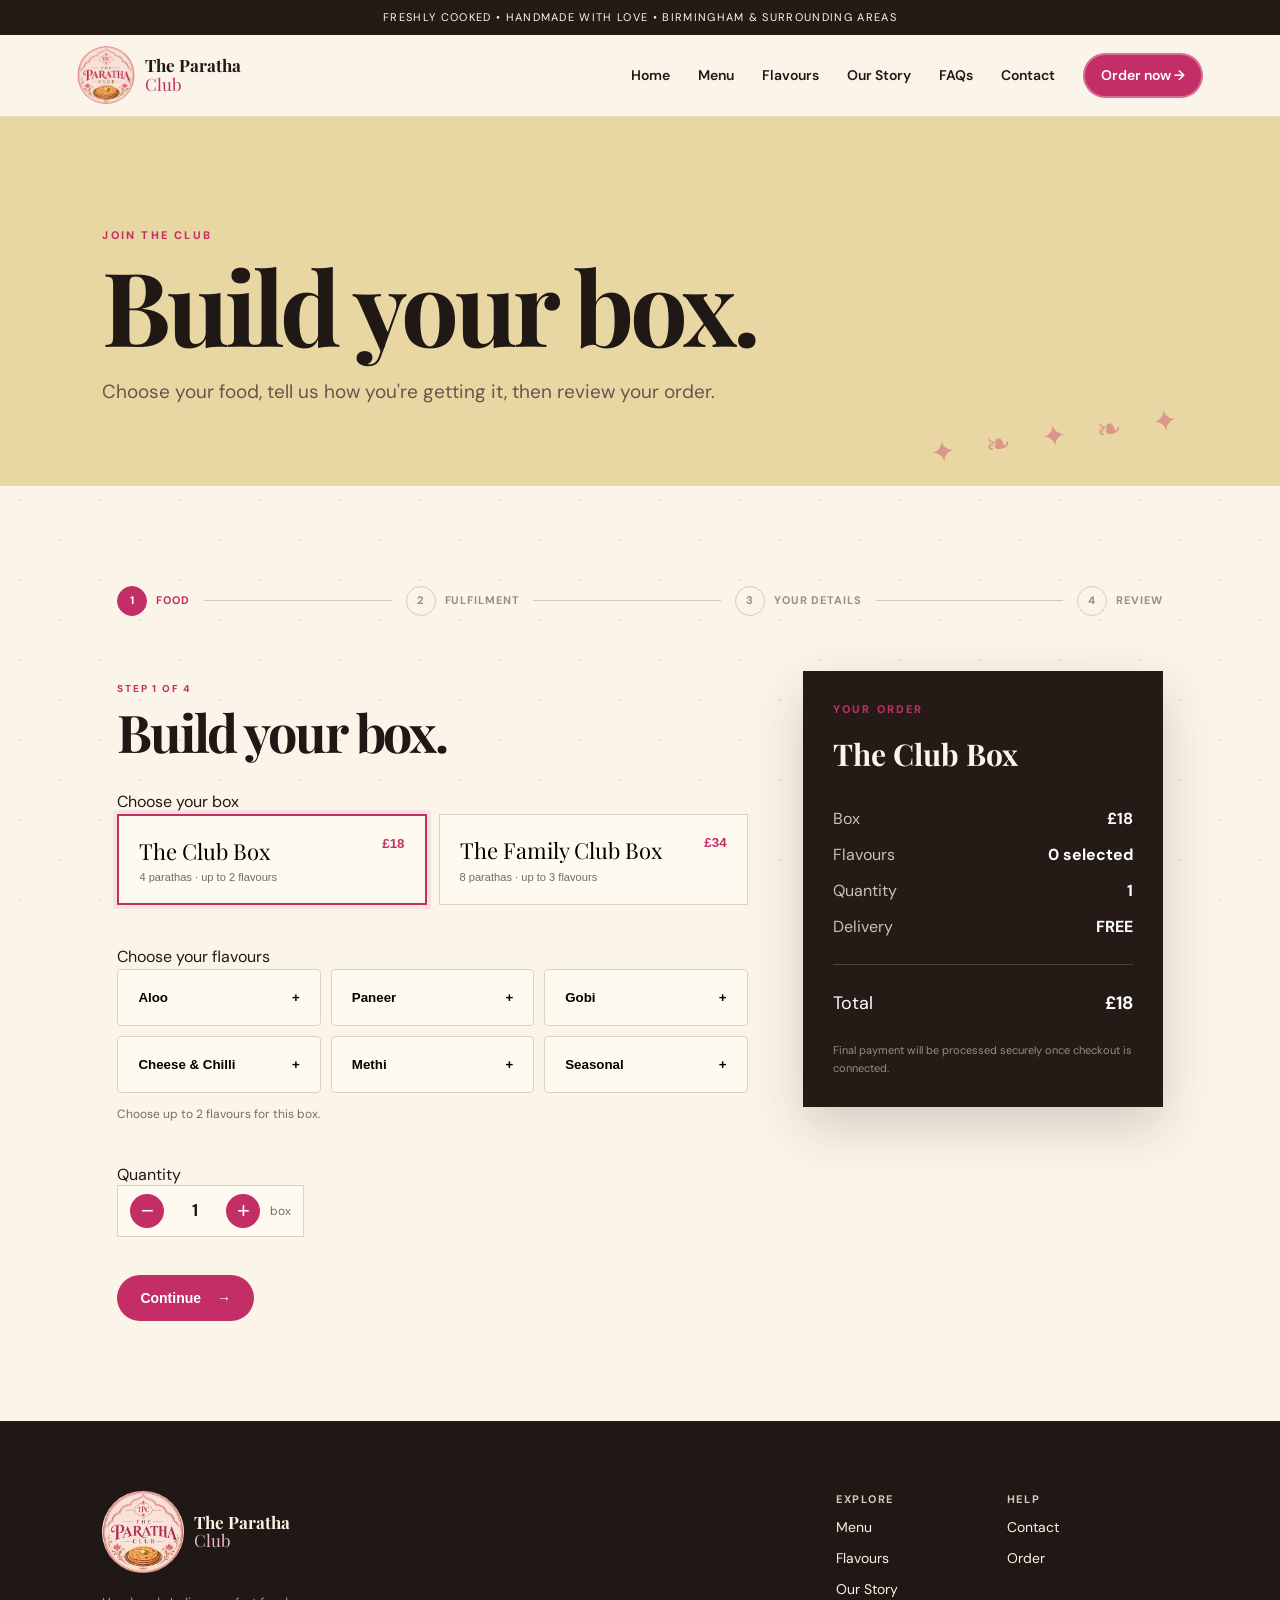
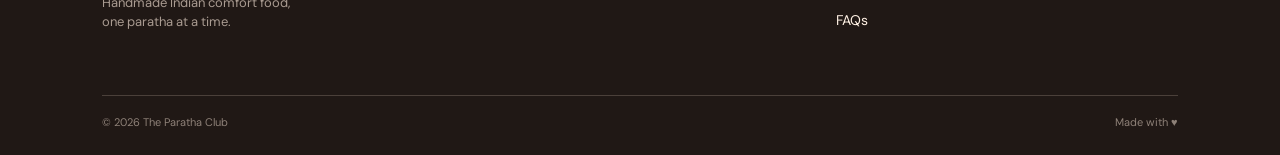
<file: order.html>
<!doctype html>
<html lang="en">
<head>
<meta charset="utf-8"><meta name="viewport" content="width=device-width,initial-scale=1">
<title>Order | The Paratha Club</title>
<link rel="preconnect" href="https://fonts.googleapis.com"><link rel="preconnect" href="https://fonts.gstatic.com" crossorigin>
<link href="https://fonts.googleapis.com/css2?family=DM+Sans:wght@400;500;600;700&family=Playfair+Display:wght@600;700;800&display=swap" rel="stylesheet">
<link rel="icon" type="image/png" href="assets/tpc-logo.png"><link rel="stylesheet" href="css/style.css">
</head>
<body>
<div class="announcement">Freshly cooked • Handmade with love • Birmingham & surrounding areas</div>
<header class="site-header"><a class="brand" href="index.html" aria-label="The Paratha Club home"><img class="brand-logo" src="assets/tpc-logo.png" alt="The Paratha Club logo"><span><strong>The Paratha</strong><em>Club</em></span></a><button class="nav-toggle" aria-label="Open menu" aria-expanded="false">☰</button>
<nav><a href="index.html">Home</a><a href="menu.html">Menu</a><a href="flavours.html">Flavours</a><a href="about.html">Our Story</a><a href="faq.html">FAQs</a><a href="contact.html">Contact</a><a class="nav-order active-order" href="order.html">Order now <span>→</span></a></nav></header>

<main>
<section class="page-hero compact"><p class="eyebrow">JOIN THE CLUB</p><h1>Build your box.</h1><p>Choose your food, tell us how you're getting it, then review your order.</p></section>

<section class="section checkout-shell">
<div class="progress"><div class="progress-step active" data-step-label="1"><span>1</span><b>Food</b></div><i></i><div class="progress-step" data-step-label="2"><span>2</span><b>Fulfilment</b></div><i></i><div class="progress-step" data-step-label="3"><span>3</span><b>Your details</b></div><i></i><div class="progress-step" data-step-label="4"><span>4</span><b>Review</b></div></div>

<div class="checkout-grid">
<div class="checkout-main">
<div class="checkout-step active" data-step="1">
<p class="step-kicker">STEP 1 OF 4</p><h2>Build your box.</h2>
<label>Choose your box</label>
<div class="choice-grid"><button type="button" class="choice selected" data-price="18" data-box="The Club Box" data-limit="2"><span>The Club Box</span><b>£18</b><small>4 parathas · up to 2 flavours</small></button><button type="button" class="choice" data-price="34" data-box="The Family Club Box" data-limit="3"><span>The Family Club Box</span><b>£34</b><small>8 parathas · up to 3 flavours</small></button></div>
<label>Choose your flavours</label>
<div class="flavour-grid"><button type="button" class="flavour">Aloo <span>+</span></button><button type="button" class="flavour">Paneer <span>+</span></button><button type="button" class="flavour">Gobi <span>+</span></button><button type="button" class="flavour">Cheese & Chilli <span>+</span></button><button type="button" class="flavour">Methi <span>+</span></button><button type="button" class="flavour">Seasonal <span>+</span></button></div>
<p class="selection-note" id="selection-note">Choose up to 2 flavours for this box.</p>
<label>Quantity</label><div class="quantity-row"><button type="button" id="minus">−</button><strong id="qty">1</strong><button type="button" id="plus">+</button><span>box</span></div>
<button type="button" class="btn btn-primary next-step" data-next="2">Continue <span>→</span></button>
</div>

<div class="checkout-step" data-step="2">
<p class="step-kicker">STEP 2 OF 4</p><h2>How should we get it to you?</h2>
<label>Choose an option</label>
<div class="fulfil-grid"><button type="button" class="fulfil selected" data-method="Collection" data-fee="0"><span>Collection</span><b>FREE</b><small>We'll confirm the collection details with you.</small></button><button type="button" class="fulfil" data-method="Delivery" data-fee="3.5"><span>Local delivery</span><b>£3.50</b><small>Delivery availability and postcode checks can be connected next.</small></button></div>
<label>Preferred date</label><input class="wide-input" id="date" type="date">
<label>Preferred time</label><select class="wide-input" id="time"><option value="">Select a time</option><option>12:00–13:00</option><option>13:00–14:00</option><option>17:00–18:00</option><option>18:00–19:00</option><option>19:00–20:00</option></select>
<div class="step-actions"><button type="button" class="btn btn-ghost prev-step" data-prev="1">← Back</button><button type="button" class="btn btn-primary next-step" data-next="3">Continue <span>→</span></button></div>
</div>

<div class="checkout-step" data-step="3">
<p class="step-kicker">STEP 3 OF 4</p><h2>Your details.</h2>
<div class="form-row"><input id="name" placeholder="Full name"><input id="phone" type="tel" placeholder="Phone number"></div>
<input class="wide-input" id="email" type="email" placeholder="Email address">
<input class="wide-input" id="postcode" placeholder="Postcode">
<textarea id="notes" placeholder="Anything we should know?"></textarea>
<div class="allergen"><strong>Allergen notice</strong><p>We prepare food in a domestic kitchen where multiple allergens are handled. Please contact us before ordering if you have a food allergy. We may be unable to safely accommodate severe allergies.</p></div>
<div class="step-actions"><button type="button" class="btn btn-ghost prev-step" data-prev="2">← Back</button><button type="button" class="btn btn-primary next-step" data-next="4">Review order <span>→</span></button></div>
</div>

<div class="checkout-step" data-step="4">
<p class="step-kicker">STEP 4 OF 4</p><h2>Check everything.</h2>
<div class="review-card">
<div><span>Box</span><strong id="review-box">—</strong></div>
<div><span>Flavours</span><strong id="review-flavours">—</strong></div>
<div><span>Quantity</span><strong id="review-qty">—</strong></div>
<div><span>Fulfilment</span><strong id="review-method">—</strong></div>
<div><span>Date / time</span><strong id="review-slot">—</strong></div>
<div><span>Customer</span><strong id="review-customer">—</strong></div>
</div>
<div class="step-actions"><button type="button" class="btn btn-ghost prev-step" data-prev="3">← Back</button><button type="button" class="btn btn-primary" id="checkout">Continue to secure payment <span>→</span></button></div>
<p class="secure-note">🔒 Payment isn't connected yet. This button is the future hand-off to the secure payment provider.</p>
</div>
</div>

<aside class="order-summary"><p class="eyebrow">YOUR ORDER</p><h3 id="summary-box">The Club Box</h3><div class="summary-line"><span>Box</span><strong id="summary-price">£18</strong></div><div class="summary-line"><span>Flavours</span><strong id="summary-flavours">0 selected</strong></div><div class="summary-line"><span>Quantity</span><strong id="summary-qty">1</strong></div><div class="summary-line"><span>Delivery</span><strong id="summary-delivery">FREE</strong></div><hr><div class="summary-total"><span>Total</span><strong id="summary-total">£18</strong></div><small>Final payment will be processed securely once checkout is connected.</small></aside>
</div>
</section>
</main>
<footer class="footer"><div class="footer-brand"><a class="brand" href="index.html" aria-label="The Paratha Club home"><img class="brand-logo" src="assets/tpc-logo.png" alt="The Paratha Club logo"><span><strong>The Paratha</strong><em>Club</em></span></a><p>Handmade Indian comfort food,<br>one paratha at a time.</p></div><div class="footer-links"><div><b>Explore</b><a href="menu.html">Menu</a><a href="flavours.html">Flavours</a><a href="about.html">Our Story</a><a href="faq.html">FAQs</a></div><div><b>Help</b><a href="contact.html">Contact</a><a href="order.html">Order</a></div></div><div class="footer-bottom"><span>© 2026 The Paratha Club</span><span>Made with ♥</span></div></footer>
<script src="js/main.js"></script>
</body></html>
</file>
<file: css/style.css>
*{box-sizing:border-box}html{scroll-behavior:smooth}body{margin:0;background:#fbf5e9;color:#201815;font-family:'DM Sans',sans-serif;line-height:1.5}.announcement{background:#241b17;color:#fff7ea;text-align:center;padding:9px 16px;font-size:11px;letter-spacing:.12em;text-transform:uppercase}.site-header{height:82px;display:flex;align-items:center;justify-content:space-between;padding:0 6%;background:#fbf5e9;border-bottom:1px solid #e8dccb;position:sticky;top:0;z-index:20}.brand{display:flex;align-items:center;gap:10px;color:#201815;text-decoration:none}.brand-mark{width:43px;height:43px;border:2px solid #c42e67;border-radius:50%;display:grid;place-items:center;font-family:'Playfair Display';font-size:12px;font-weight:800;color:#c42e67}.brand strong,.brand em{display:block;font-family:'Playfair Display';font-size:17px;line-height:.9}.brand em{font-style:normal;color:#c42e67;margin-top:3px}nav{display:flex;align-items:center;gap:28px}nav a{color:#201815;text-decoration:none;font-size:14px;font-weight:600}nav a:hover,nav .active{color:#c42e67}.nav-order{background:#c42e67!important;color:#fff!important;padding:12px 18px;border-radius:999px}.nav-toggle{display:none;background:none;border:0;font-size:24px}.hero{min-height:690px;display:grid;grid-template-columns:1.05fr .95fr;align-items:center;padding:70px 8%;overflow:hidden;position:relative;background:radial-gradient(circle at 80% 30%,#f5d9df 0 16%,transparent 16.2%),#fbf5e9}.hero-copy{max-width:650px}.eyebrow{font-size:11px;letter-spacing:.2em;font-weight:800;color:#c42e67;margin:0 0 15px}.hero h1,.page-hero h1{font-family:'Playfair Display',serif;font-size:clamp(54px,7vw,92px);line-height:.92;letter-spacing:-.04em;margin:0 0 26px}.hero h1 span,.page-hero h1 span,h2 span{color:#c42e67}.hero-text{font-size:18px;max-width:560px;color:#655951}.hero-actions{display:flex;gap:12px;margin:30px 0}.btn{display:inline-flex;align-items:center;gap:16px;border:0;border-radius:999px;padding:15px 23px;text-decoration:none;font-weight:700;font-size:14px;cursor:pointer}.btn-primary{background:#c42e67;color:#fff}.btn-ghost{border:1px solid #cfc0b0;color:#201815}.btn-dark{background:#201815;color:#fff}.trust-row{font-size:12px;color:#7c6e64}.trust-row span:first-child{color:#c42e67}.hero-art{height:520px;position:relative;display:grid;place-items:center}.sun{position:absolute;width:390px;height:390px;border-radius:50%;background:#f1c64f;opacity:.8}.dish{width:360px;height:360px;border-radius:50%;background:#f5efe3;border:18px solid #c42e67;box-shadow:0 25px 60px #5c3a2630;position:relative;display:grid;place-items:center;transform:rotate(-7deg)}.paratha{width:250px;height:250px;border-radius:48% 52% 45% 55%;background:repeating-radial-gradient(ellipse at 45% 40%,#d79b36 0 6px,#edc064 7px 12px,#c98729 13px 16px);box-shadow:inset 0 0 30px #9e631a}.mint{position:absolute;right:35px;top:35px;color:#587d42;font-size:34px}.spice{position:absolute;left:38px;bottom:60px;color:#9b3825;font-size:25px}.art-tag{position:absolute;background:#fffaf0;padding:12px 16px;border:1px solid #e6d8c7;font-weight:800;font-size:10px;letter-spacing:.14em;box-shadow:0 12px 30px #3d281420}.tag-one{left:5%;top:15%;transform:rotate(-7deg)}.tag-two{right:2%;bottom:14%;transform:rotate(5deg)}.ticker{background:#c42e67;color:white;overflow:hidden;padding:12px 0;font-family:'Playfair Display';font-size:18px;white-space:nowrap}.ticker div{animation:marquee 22s linear infinite}@keyframes marquee{to{transform:translateX(-40%)}}.section{padding:100px 8%;max-width:1400px;margin:auto}.intro{display:grid;grid-template-columns:1fr 1fr;gap:10%;align-items:end}.intro h2,.section h2{font-family:'Playfair Display';font-size:clamp(45px,5vw,70px);line-height:.98;letter-spacing:-.04em;margin:0}.intro-copy{font-size:20px;color:#665a52;max-width:480px}.text-link{color:#c42e67;text-decoration:none;font-weight:800}.section-heading{display:flex;justify-content:space-between;align-items:end;margin-bottom:35px}.card-grid{display:grid;grid-template-columns:repeat(3,1fr);gap:22px}.food-card{background:#fffaf0;border:1px solid #e5d9c8;padding:14px;position:relative}.featured-card{border:1px solid #eadfce}.popular{position:absolute;z-index:2;top:24px;left:24px;background:#c42e67;color:#fff;padding:7px 10px;font-size:9px;font-weight:800;letter-spacing:.14em}.food-visual{height:270px;display:flex;flex-direction:column;align-items:center;justify-content:center;position:relative;overflow:hidden}.visual-1{background:#e8c5c1}.visual-2{background:#e8d7a2}.visual-3{background:#cdd9b7}.food-visual:after{content:'';width:180px;height:180px;border-radius:50%;background:repeating-radial-gradient(ellipse,#d99e3b 0 6px,#f0c465 7px 13px,#c78528 14px 17px);box-shadow:0 18px 30px #4d301d35}.food-visual span,.food-visual b{position:relative;z-index:2;color:#201815}.food-visual span{font-family:'Playfair Display';font-size:52px;line-height:1}.food-visual b{font-size:10px;letter-spacing:.2em}.food-info{display:flex;justify-content:space-between;gap:15px;padding:22px 8px 8px}.food-info h3{font-family:'Playfair Display';font-size:25px;margin:0}.food-info p,.card-note{margin:3px 0;color:#786b62;font-size:13px}.food-info>strong{color:#c42e67;font-size:19px}.card-note{padding:0 8px 10px}.story-band{background:#e8d7a2;max-width:none;display:grid;grid-template-columns:1fr 1fr;padding:0}.story-image{min-height:520px;background:radial-gradient(circle at center,#e8c15b 0 18%,#c42e67 18.5% 20%,transparent 20.5%),repeating-conic-gradient(from 15deg,#8c382f 0 10deg,#d8aa3b 10deg 20deg);display:grid;place-items:center}.story-image span{font-family:'Playfair Display';font-size:70px;color:#fff;background:#201815;border-radius:50%;width:180px;height:180px;display:grid;place-items:center}.story-copy{padding:90px 10%;display:flex;flex-direction:column;justify-content:center;align-items:flex-start}.story-copy h2{margin-bottom:25px}.story-copy p:not(.eyebrow){max-width:500px;color:#5f534a;margin-bottom:30px}.special{display:grid;grid-template-columns:1fr 1fr;align-items:center;gap:10%}.special-copy p:not(.eyebrow){max-width:500px;color:#665a52;font-size:17px}.special-art{min-height:430px;border-radius:50%;background:#d5e0c4;display:grid;place-items:center;position:relative}.leaf{font-size:180px;color:#7a9a60;transform:rotate(-30deg)}.round-label{position:absolute;background:#c42e67;color:white;width:115px;height:115px;border-radius:50%;display:grid;place-items:center;text-align:center;font-size:10px;font-weight:800;letter-spacing:.1em;right:10%;bottom:12%;transform:rotate(12deg)}.cta{background:#241b17;color:#fff7ea;text-align:center;max-width:none}.cta .eyebrow{color:#e6b8c7}.cta h2{margin:0 0 35px}.footer{background:#201815;color:#fff1e4;padding:70px 8% 25px;display:grid;grid-template-columns:2fr 1fr;gap:50px}.footer .brand{color:#fff1e4}.footer .brand-mark{color:#e6b8c7;border-color:#e6b8c7}.footer .brand em{color:#e6b8c7}.footer-brand p{color:#a99b91;font-size:13px;margin-top:20px}.footer-links{display:grid;grid-template-columns:1fr 1fr}.footer-links div{display:flex;flex-direction:column;gap:10px}.footer-links b{font-size:11px;text-transform:uppercase;letter-spacing:.16em;color:#d9c9bd}.footer-links a{color:#fff1e4;text-decoration:none;font-size:14px}.footer-bottom{grid-column:1/-1;border-top:1px solid #4b403a;padding-top:18px;display:flex;justify-content:space-between;color:#8e8178;font-size:11px}.page-hero{padding:110px 8% 80px;background:#e8d7a2}.page-hero h1{font-size:clamp(60px,8vw,110px)}.page-hero p:last-child{max-width:650px;font-size:19px;color:#63574e}.compact{padding-bottom:60px}.menu-section{max-width:1100px}.menu-category{margin-bottom:85px}.category-head{display:grid;grid-template-columns:60px 1fr;gap:15px;margin-bottom:30px}.category-head>span{font-family:'Playfair Display';font-size:20px;color:#c42e67}.category-head h2{font-size:48px}.menu-item{display:grid;grid-template-columns:55px 1fr auto;gap:25px;align-items:center;border-top:1px solid #dacdbc;padding:25px 0}.menu-number{font-family:'Playfair Display';color:#c42e67;font-size:22px}.menu-item h3{font-family:'Playfair Display';font-size:27px;margin:0}.menu-item h3 small{font-family:'DM Sans';font-size:14px;color:#c42e67;margin-left:12px}.menu-item p{margin:5px 0 0;color:#74675e;max-width:650px}.mini-btn{border:1px solid #cfc0b0;border-radius:999px;padding:9px 15px;color:#201815;text-decoration:none;font-size:12px;font-weight:700}.allergen{background:#fffaf0;border:1px solid #e3d5c4;padding:22px;margin-top:35px}.allergen strong{font-family:'Playfair Display';font-size:18px}.allergen p{margin:6px 0 0;color:#74675e;font-size:13px}.about-split{display:grid;grid-template-columns:1fr 1fr;gap:10%;align-items:center}.big-quote{font-family:'Playfair Display';font-size:clamp(40px,4.5vw,65px);line-height:1.03;color:#c42e67}.about-split>div:last-child{font-size:17px;color:#675a51}.values{display:grid;grid-template-columns:repeat(3,1fr);background:#c42e67;color:white}.values>div{padding:65px 8%;border-right:1px solid #ffffff40}.values span{font-size:12px;opacity:.7}.values h3{font-family:'Playfair Display';font-size:38px;margin:25px 0 10px}.values p{opacity:.85}.faq-list{max-width:1000px}.faq-list details{border-top:1px solid #d7c9b8;padding:25px 0}.faq-list details:last-child{border-bottom:1px solid #d7c9b8}.faq-list summary{cursor:pointer;list-style:none;font-family:'Playfair Display';font-size:27px;padding-right:30px;position:relative}.faq-list summary::-webkit-details-marker{display:none}.faq-list summary:after{content:'+';position:absolute;right:0;color:#c42e67}.faq-list details[open] summary:after{content:'−'}.faq-list details p{max-width:750px;color:#6d6158;margin:15px 0 0}.contact-grid{display:grid;grid-template-columns:repeat(3,1fr);gap:20px}.contact-card{background:#fffaf0;border:1px solid #e3d5c4;padding:35px;min-height:270px}.contact-icon{font-size:30px;color:#c42e67}.contact-card h3{font-family:'Playfair Display';font-size:30px;margin:35px 0 10px}.contact-card p{color:#6d6158;min-height:65px}.order-layout{display:grid;grid-template-columns:1.5fr .7fr;gap:55px;align-items:start}.order-form label{display:block;font-size:12px;font-weight:800;letter-spacing:.13em;text-transform:uppercase;margin:0 0 14px}.choice-grid{display:grid;grid-template-columns:1fr 1fr;gap:12px;margin-bottom:40px}.choice,.flavour{background:#fffaf0;border:1px solid #dfd1c0;padding:20px;text-align:left;cursor:pointer}.choice{display:grid;grid-template-columns:1fr auto;gap:5px}.choice span{font-family:'Playfair Display';font-size:22px}.choice b{color:#c42e67}.choice small{grid-column:1/-1;color:#766960}.choice.selected{border:2px solid #c42e67}.flavour-grid{display:grid;grid-template-columns:repeat(3,1fr);gap:10px;margin-bottom:8px}.flavour{display:flex;justify-content:space-between;font-weight:700;border-radius:4px}.flavour.selected{background:#c42e67;color:white;border-color:#c42e67}.selection-note{font-size:12px;color:#786b62;margin-bottom:40px}.form-row{display:grid;grid-template-columns:1fr 1fr;gap:12px}.order-form input,.order-form textarea{width:100%;border:1px solid #d9cbbc;background:#fffaf0;padding:15px;margin-bottom:12px;font:inherit;outline:none}.order-form textarea{min-height:120px;resize:vertical}.order-form input:focus,.order-form textarea:focus{border-color:#c42e67}.full{width:100%;justify-content:center;margin-top:18px}.order-summary{background:#241b17;color:#fff4e8;padding:30px;position:sticky;top:110px}.order-summary h3{font-family:'Playfair Display';font-size:30px;margin:5px 0 30px}.summary-line,.summary-total{display:flex;justify-content:space-between;margin:12px 0;color:#cdbfb5}.summary-line strong,.summary-total strong{color:#fff}.summary-total{font-size:18px;color:#fff}.order-summary hr{border:0;border-top:1px solid #4b403a;margin:25px 0}.order-summary small{display:block;color:#988b82;font-size:11px;margin-top:25px}@media(max-width:850px){nav{display:none;position:absolute;top:82px;left:0;right:0;background:#fbf5e9;padding:20px 7%;flex-direction:column;align-items:flex-start;border-bottom:1px solid #e5d9c8}.site-header.nav-open nav{display:flex}.nav-toggle{display:block}.hero,.intro,.story-band,.special,.about-split,.order-layout{grid-template-columns:1fr}.hero{padding-top:45px}.hero-art{height:420px;order:-1}.dish{width:280px;height:280px}.paratha{width:195px;height:195px}.sun{width:300px;height:300px}.card-grid,.contact-grid,.values{grid-template-columns:1fr}.values>div{border-right:0;border-bottom:1px solid #ffffff40}.story-image{min-height:350px}.section{padding:70px 7%}.section-heading{align-items:start;gap:20px;flex-direction:column}.flavour-grid{grid-template-columns:1fr 1fr}.order-summary{position:static}.footer{grid-template-columns:1fr}.footer-bottom{grid-column:1}.page-hero{padding:75px 7% 55px}.menu-item{grid-template-columns:35px 1fr}.mini-btn{grid-column:2;width:max-content}.choice-grid{grid-template-columns:1fr}.form-row{grid-template-columns:1fr}}
/* V2 additions */
.flavour-showcase{display:grid;grid-template-columns:repeat(3,1fr);gap:20px}
.flavour-card{background:#fffaf0;border:1px solid #e3d5c4;padding:14px}
.flavour-art{height:230px;display:grid;place-items:center;font-family:'Playfair Display';font-size:50px;position:relative;overflow:hidden}
.flavour-art:after{content:'';position:absolute;width:155px;height:155px;border-radius:50%;background:repeating-radial-gradient(ellipse,#d99e3b 0 6px,#efc469 7px 13px,#c78628 14px 17px);box-shadow:0 18px 30px #4d301d35}
.flavour-art{color:#201815}.flavour-art:not(.art-seasonal){z-index:1}
.art-aloo{background:#ead1a6}.art-paneer{background:#e9c5ce}.art-gobi{background:#d6dfc1}.art-cheese{background:#efd79c}.art-methi{background:#c7d9bc}.art-seasonal{background:#d9c9df}
.flavour-art::before{content:'';position:absolute;width:210px;height:210px;border-radius:50%;border:10px solid #c42e67;opacity:.75}
.flavour-card h3{font-family:'Playfair Display';font-size:28px;margin:18px 8px 3px}.flavour-card p{margin:0 8px 12px;color:#766960;font-size:13px}
.note-band{background:#e8d7a2;max-width:none;display:grid;grid-template-columns:1fr 1fr;gap:10%;align-items:center}.note-band p:last-child{font-size:19px;color:#665951;max-width:500px}
.active-order{box-shadow:inset 0 0 0 2px #ffffff50}
@media(max-width:850px){.flavour-showcase,.note-band{grid-template-columns:1fr}}

.quantity-row{display:flex;align-items:center;gap:22px;margin:-2px 0 38px;background:#fffaf0;border:1px solid #dfd1c0;width:max-content;padding:8px 12px}.quantity-row button{border:0;background:#c42e67;color:white;border-radius:50%;width:34px;height:34px;font-size:22px;cursor:pointer}.quantity-row strong{font-size:17px;min-width:18px;text-align:center}.quantity-row span{font-size:12px;color:#766960;margin-left:-12px}

/* ===== V3 POLISH ===== */
body{overflow-x:hidden}
body:before{content:"";position:fixed;inset:0;pointer-events:none;opacity:.18;z-index:-1;background-image:radial-gradient(circle at 20px 20px,#c42e67 1px,transparent 1.5px),radial-gradient(circle at 60px 60px,#c42e67 1px,transparent 1.5px);background-size:80px 80px}
.site-header{transition:box-shadow .25s ease,background .25s ease}
.site-header.scrolled{box-shadow:0 8px 30px #2b1b1212;background:#fffaf2}
nav a{position:relative}
nav a:not(.nav-order):after{content:"";position:absolute;left:0;right:100%;bottom:-8px;height:2px;background:#c42e67;transition:right .2s ease}
nav a:not(.nav-order):hover:after,nav a.active:not(.nav-order):after{right:0}
.hero{isolation:isolate}
.hero-copy{animation:fadeUp .75s ease both}
.hero-art{animation:fadeIn .9s .1s ease both}
.btn{transition:transform .18s ease,box-shadow .18s ease}
.btn:hover{transform:translateY(-2px);box-shadow:0 10px 25px #3a211d20}
.food-card,.flavour-card,.contact-card{transition:transform .2s ease,box-shadow .2s ease}
.food-card:hover,.flavour-card:hover,.contact-card:hover{transform:translateY(-5px);box-shadow:0 18px 35px #3a211d18}
.reveal{opacity:0;transform:translateY(22px);transition:opacity .65s ease,transform .65s ease}
.reveal.visible{opacity:1;transform:none}
.section-heading h2{position:relative}
.section-heading h2:after{content:"";display:block;width:45px;height:3px;background:#c42e67;margin-top:14px}
.story-copy,.special-copy{position:relative}
.story-copy:before,.special-copy:before{content:"✦";position:absolute;color:#c42e67;font-size:26px;top:45px;right:10%;opacity:.7}
.menu-item{transition:padding .2s ease,background .2s ease}
.menu-item:hover{padding-left:12px;background:#fffaf0}
.allergen{border-left:4px solid #c42e67}
.page-hero{position:relative;overflow:hidden}
.page-hero:after{content:"✦  ❧  ✦  ❧  ✦";position:absolute;right:7%;bottom:28px;color:#c42e6760;font-size:30px;letter-spacing:12px;transform:rotate(-8deg)}
.order-summary{box-shadow:0 20px 50px #241b1730}
.choice,.flavour{transition:border-color .15s ease,transform .15s ease,box-shadow .15s ease}
.choice:hover,.flavour:hover{transform:translateY(-2px);box-shadow:0 8px 18px #3a211d12}
.choice.selected{box-shadow:0 0 0 4px #c42e6714}
.toast{position:fixed;left:50%;bottom:28px;transform:translate(-50%,20px);background:#241b17;color:#fff7ed;padding:13px 18px;border-radius:999px;font-size:13px;font-weight:700;z-index:100;opacity:0;pointer-events:none;transition:.25s ease;box-shadow:0 12px 30px #241b1740}
.toast.show{opacity:1;transform:translate(-50%,0)}
.site-header .brand{flex-shrink:0}
@keyframes fadeUp{from{opacity:0;transform:translateY(18px)}to{opacity:1;transform:none}}
@keyframes fadeIn{from{opacity:0;transform:scale(.96)}to{opacity:1;transform:scale(1)}}
@media(prefers-reduced-motion:reduce){*,*:before,*:after{animation:none!important;transition:none!important;scroll-behavior:auto!important}.reveal{opacity:1;transform:none}}
@media(max-width:850px){.page-hero:after{right:5%;font-size:20px}.story-copy:before,.special-copy:before{display:none}}

/* ===== V4 ORDER EXPERIENCE ===== */
.checkout-shell{max-width:1250px}
.progress{display:grid;grid-template-columns:auto 1fr auto 1fr auto 1fr auto;align-items:center;gap:14px;margin-bottom:55px}.progress i{height:1px;background:#d7c9b8}.progress-step{display:flex;align-items:center;gap:9px;color:#9a8c82;font-size:11px;text-transform:uppercase;letter-spacing:.08em}.progress-step span{width:30px;height:30px;border-radius:50%;display:grid;place-items:center;border:1px solid #d7c9b8;font-weight:800}.progress-step.active{color:#c42e67}.progress-step.active span{background:#c42e67;color:#fff;border-color:#c42e67}.checkout-grid{display:grid;grid-template-columns:minmax(0,1.55fr) 360px;gap:55px;align-items:start}.checkout-step{display:none}.checkout-step.active{display:block;animation:fadeUp .35s ease both}.step-kicker{font-size:10px;font-weight:800;letter-spacing:.18em;color:#c42e67}.checkout-step h2{font-family:'Playfair Display';font-size:52px;line-height:1;margin:0 0 32px}.fulfil-grid{display:grid;grid-template-columns:1fr 1fr;gap:12px;margin-bottom:35px}.fulfil{display:grid;grid-template-columns:1fr auto;gap:6px;background:#fffaf0;border:1px solid #dfd1c0;padding:22px;text-align:left;cursor:pointer}.fulfil span{font-family:'Playfair Display';font-size:22px}.fulfil b{color:#c42e67}.fulfil small{grid-column:1/-1;color:#766960}.fulfil.selected{border:2px solid #c42e67}.wide-input{width:100%;border:1px solid #d9cbbc;background:#fffaf0;padding:15px;margin:0 0 14px;font:inherit;outline:none}.wide-input:focus{border-color:#c42e67}.checkout-step textarea{width:100%;min-height:120px;border:1px solid #d9cbbc;background:#fffaf0;padding:15px;font:inherit;resize:vertical;margin-bottom:14px}.step-actions{display:flex;justify-content:space-between;gap:12px;margin-top:28px}.step-actions .btn{min-width:130px;justify-content:center}.review-card{background:#fffaf0;border:1px solid #e1d4c3}.review-card>div{display:flex;justify-content:space-between;gap:20px;padding:17px 20px;border-bottom:1px solid #e5d9ca}.review-card>div:last-child{border-bottom:0}.review-card span{color:#796c63;font-size:13px}.review-card strong{text-align:right}.secure-note{font-size:11px;color:#82756c;margin-top:16px}.order-summary{top:110px}.order-summary small{line-height:1.6}
@media(max-width:900px){.checkout-grid{grid-template-columns:1fr}.order-summary{position:static;order:-1}.progress{grid-template-columns:repeat(4,1fr);gap:7px}.progress i{display:none}.progress-step{justify-content:center}.progress-step b{display:none}.fulfil-grid{grid-template-columns:1fr}}
@media(max-width:600px){.checkout-step h2{font-size:42px}.progress{margin-bottom:35px}.progress-step span{width:27px;height:27px}.step-actions{flex-direction:column-reverse}.step-actions .btn{width:100%}}


/* ===== V4 FIX: Customer details — Full name + Phone =====
   Match these two inputs exactly to the wide fields below them. */
.checkout-step .form-row {
  display: grid;
  grid-template-columns: minmax(0, 1fr) minmax(0, 1fr);
  column-gap: 12px;
  width: 100%;
  margin: 0 0 14px;
}

.checkout-step .form-row > input {
  width: 100%;
  min-width: 0;
  height: auto;
  box-sizing: border-box;
  margin: 0;
  padding: 15px;
  border: 1px solid #d9cbbc;
  border-radius: 0;
  background: #fffaf0;
  color: #201815;
  font: inherit;
  line-height: 1.5;
  outline: none;
  appearance: none;
  -webkit-appearance: none;
}

.checkout-step .form-row > input::placeholder {
  color: #766f69;
  opacity: 1;
}

.checkout-step .form-row > input:focus {
  border-color: #c42e67;
  outline: none;
  box-shadow: none;
}

/* Keep the two fields perfectly equal on smaller screens. */
@media (max-width: 600px) {
  .checkout-step .form-row {
    grid-template-columns: 1fr;
    row-gap: 14px;
  }

  .checkout-step .form-row > input {
    width: 100%;
  }
}

/* TPC logo */
.brand-logo{width:58px;height:58px;display:block;object-fit:cover;border-radius:50%;flex:0 0 58px}
.footer .brand-logo{width:82px;height:82px;flex-basis:82px}
@media(max-width:850px){.brand-logo{width:54px;height:54px;flex-basis:54px}.footer .brand-logo{width:76px;height:76px;flex-basis:76px}}
</file>
